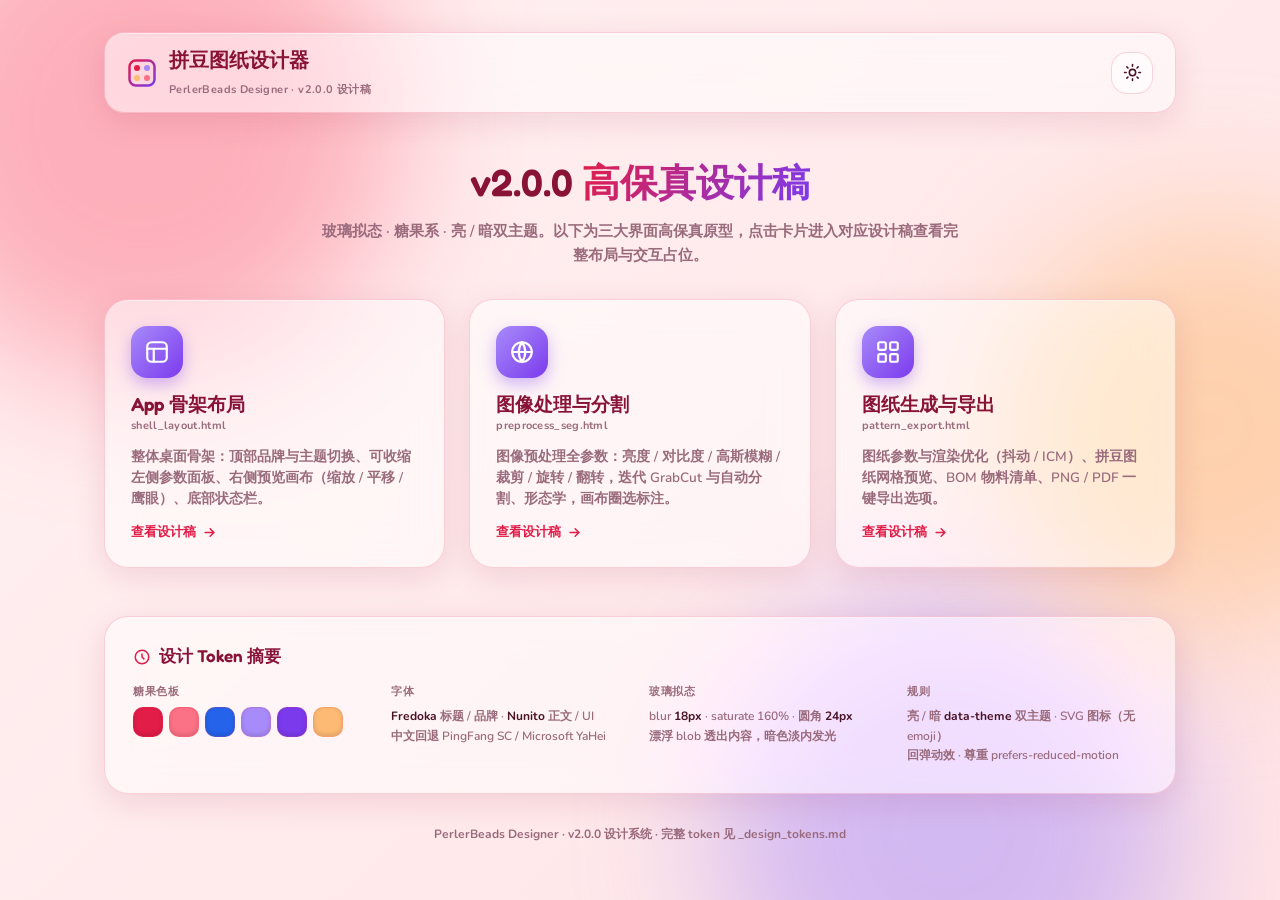
<file: design/v2.0.0/index.html>
<!DOCTYPE html>
<html lang="zh-CN" data-theme="light">
<head>
<meta charset="UTF-8"/>
<meta name="viewport" content="width=device-width, initial-scale=1.0"/>
<title>拼豆图纸设计器 v2.0.0 · 设计稿导航</title>
<link rel="preconnect" href="https://fonts.googleapis.com">
<link href="https://fonts.googleapis.com/css2?family=Fredoka:wght@400;500;600;700&family=Nunito:wght@300;400;500;600;700;800&display=swap" rel="stylesheet">
<style>
:root{
  --color-primary:#E11D48; --color-on-primary:#FFFFFF;
  --color-secondary:#FB7185; --color-accent:#2563EB; --color-on-accent:#FFFFFF;
  --color-violet:#A78BFA; --color-violet-deep:#7C3AED;
  --color-bg:#FFF1F2; --color-bg-2:#FFE4E6;
  --color-surface:rgba(255,255,255,.55); --color-surface-strong:rgba(255,255,255,.75);
  --color-foreground:#4A1428; --color-foreground-strong:#881337;
  --color-muted:#F0ECF2; --color-muted-fg:#9A6B7C;
  --color-border:rgba(225,29,72,.18);
  --color-destructive:#DC2626; --color-ring:#E11D48;
  --glass-blur:18px;
  --space-2:16px; --space-3:24px; --space-4:32px; --space-6:48px;
  --ease:cubic-bezier(.34,1.56,.64,1);
  --shadow-glass:0 8px 32px rgba(136,19,55,.12), inset 0 1px 0 rgba(255,255,255,.35);
}
[data-theme="dark"]{
  --color-primary:#FB7185; --color-on-primary:#2A0A12;
  --color-secondary:#FDA4AF; --color-accent:#60A5FA; --color-on-accent:#0B1220;
  --color-violet:#C4B5FD; --color-violet-deep:#A78BFA;
  --color-bg:#1A0F14; --color-bg-2:#241019;
  --color-surface:rgba(46,22,32,.45); --color-surface-strong:rgba(58,28,40,.6);
  --color-foreground:#F6E4EA; --color-foreground-strong:#FBD5DE;
  --color-muted:#2E1620; --color-muted-fg:#B98A99;
  --color-border:rgba(251,113,133,.22);
  --color-destructive:#F87171; --color-ring:#FB7185;
  --shadow-glass:0 8px 32px rgba(0,0,0,.35), inset 0 1px 0 rgba(255,255,255,.08);
}
*{margin:0;padding:0;box-sizing:border-box}
html,body{height:100%}
body{
  font-family:'Nunito',"PingFang SC","Microsoft YaHei",sans-serif;
  background:linear-gradient(135deg,var(--color-bg),var(--color-bg-2));
  color:var(--color-foreground);
  min-height:100vh;overflow-x:hidden;
  transition:background-color .3s,color .3s,border-color .3s;
}
/* 漂浮 blob */
.blob{position:fixed;border-radius:50%;filter:blur(70px);opacity:.5;pointer-events:none;z-index:0;}
[data-theme="dark"] .blob{opacity:.3}
.blob-1{width:520px;height:520px;background:#FB7185;top:-140px;left:-120px;animation:drift1 14s ease-in-out infinite}
.blob-2{width:460px;height:460px;background:#A78BFA;bottom:-160px;right:8%;animation:drift2 18s ease-in-out infinite}
.blob-3{width:420px;height:420px;background:#FDBA74;top:24%;right:-140px;animation:drift3 16s ease-in-out infinite}
@keyframes drift1{0%,100%{transform:translate(0,0)}50%{transform:translate(20px,-18px)}}
@keyframes drift2{0%,100%{transform:translate(0,0)}50%{transform:translate(-22px,16px)}}
@keyframes drift3{0%,100%{transform:translate(0,0)}50%{transform:translate(18px,20px)}}
/* 玻璃 */
.glass{
  background:var(--color-surface);
  backdrop-filter:blur(var(--glass-blur)) saturate(160%);
  -webkit-backdrop-filter:blur(var(--glass-blur)) saturate(160%);
  border:1px solid var(--color-border);
  border-radius:24px;
  box-shadow:var(--shadow-glass);
}
.wrap{position:relative;z-index:1;max-width:1120px;margin:0 auto;padding:var(--space-4) var(--space-3) var(--space-6);}
/* 顶栏 */
.topbar{display:flex;align-items:center;gap:var(--space-3);padding:14px 22px;border-radius:20px;}
.brand{display:flex;align-items:center;gap:12px;font-family:'Fredoka',"PingFang SC",sans-serif;font-size:20px;font-weight:600;color:var(--color-foreground-strong);}
.brand svg{width:30px;height:30px}
.brand .sub{font-family:'Nunito';font-size:11px;font-weight:700;color:var(--color-muted-fg);letter-spacing:.4px}
.icon-btn{width:42px;height:42px;display:grid;place-items:center;border-radius:16px;border:1px solid var(--color-border);background:var(--color-surface);cursor:pointer;color:var(--color-foreground);transition:all .25s var(--ease);}
.icon-btn:hover{transform:translateY(-2px)}
.icon-btn:active{transform:scale(.94)}
.icon-btn svg{width:19px;height:19px}
.icon-btn:focus-visible{outline:2px solid var(--color-ring);outline-offset:2px}
/* 英雄区 */
.hero{text-align:center;margin:var(--space-6) auto var(--space-4);max-width:640px}
.hero h1{font-family:'Fredoka',"PingFang SC",sans-serif;font-size:38px;font-weight:600;color:var(--color-foreground-strong);line-height:1.15}
.hero h1 .grad{background:linear-gradient(120deg,var(--color-primary),var(--color-violet-deep));-webkit-background-clip:text;background-clip:text;color:transparent}
.hero p{margin-top:14px;font-size:15px;font-weight:600;color:var(--color-muted-fg);line-height:1.6}
/* 卡片网格 */
.cards{display:grid;grid-template-columns:repeat(auto-fit,minmax(300px,1fr));gap:var(--space-3);margin-top:var(--space-4)}
.card{display:flex;flex-direction:column;gap:14px;padding:26px;text-decoration:none;color:inherit;position:relative;overflow:hidden;transition:transform .3s var(--ease),box-shadow .3s;}
.card:hover{transform:translateY(-6px)}
.card::before{content:"";position:absolute;inset:0 0 auto 0;height:5px;background:linear-gradient(90deg,var(--color-secondary),var(--color-violet-deep));opacity:0;transition:opacity .3s}
.card:hover::before{opacity:1}
.card .ic{width:52px;height:52px;border-radius:16px;display:grid;place-items:center;color:#fff;background:linear-gradient(135deg,var(--color-violet),var(--color-violet-deep));box-shadow:0 6px 16px rgba(124,58,237,.35)}
.card .ic svg{width:26px;height:26px}
.card h2{font-family:'Fredoka',"PingFang SC",sans-serif;font-size:19px;font-weight:600;color:var(--color-foreground-strong)}
.card .file{font-size:11px;font-weight:700;color:var(--color-muted-fg);letter-spacing:.3px;font-family:'Nunito'}
.card p{font-size:13.5px;font-weight:600;color:var(--color-muted-fg);line-height:1.55;flex:1}
.card .go{display:inline-flex;align-items:center;gap:6px;font-size:13px;font-weight:800;color:var(--color-primary)}
.card .go svg{width:15px;height:15px;transition:transform .25s var(--ease)}
.card:hover .go svg{transform:translateX(4px)}
/* token 摘要 */
.tokens{margin-top:var(--space-6);padding:28px}
.tokens h3{font-family:'Fredoka',"PingFang SC",sans-serif;font-size:17px;font-weight:600;color:var(--color-foreground-strong);display:flex;align-items:center;gap:8px;margin-bottom:16px}
.tokens h3 svg{width:18px;height:18px;color:var(--color-primary)}
.tgrid{display:grid;grid-template-columns:repeat(auto-fit,minmax(200px,1fr));gap:18px}
.tgroup .tlabel{font-size:11px;font-weight:800;color:var(--color-muted-fg);letter-spacing:.6px;text-transform:uppercase;margin-bottom:8px}
.swatches{display:flex;gap:6px;flex-wrap:wrap}
.sw{width:30px;height:30px;border-radius:10px;border:1px solid var(--color-border);box-shadow:inset 0 -2px 4px rgba(0,0,0,.12)}
.tnote{font-size:12px;font-weight:600;color:var(--color-muted-fg);line-height:1.6}
.tnote b{color:var(--color-foreground)}
footer{margin-top:var(--space-4);text-align:center;font-size:12px;font-weight:700;color:var(--color-muted-fg)}
/* 入场 */
@keyframes rise{from{opacity:0;transform:translateY(16px) scale(.96)}to{opacity:1;transform:none}}
.anim{animation:rise .5s var(--ease) backwards}
@media (prefers-reduced-motion:reduce){*{animation:none!important;transition:none!important}}
</style>
</head>
<body>
<div class="blob blob-1"></div><div class="blob blob-2"></div><div class="blob blob-3"></div>

<div class="wrap">
  <header class="topbar glass anim">
    <div class="brand">
      <svg viewBox="0 0 24 24" fill="none"><rect x="2" y="2" width="20" height="20" rx="5" stroke="url(#g)" stroke-width="2"/><circle cx="8" cy="8" r="2.4" fill="#E11D48"/><circle cx="16" cy="8" r="2.4" fill="#A78BFA"/><circle cx="8" cy="16" r="2.4" fill="#FDBA74"/><circle cx="16" cy="16" r="2.4" fill="#FB7185"/><defs><linearGradient id="g" x1="0" y1="0" x2="1" y2="1"><stop stop-color="#E11D48"/><stop offset="1" stop-color="#7C3AED"/></linearGradient></defs></svg>
      <span>拼豆图纸设计器<br><span class="sub">PerlerBeads Designer · v2.0.0 设计稿</span></span>
    </div>
    <div style="margin-left:auto">
      <button class="icon-btn" id="themeBtn" title="切换亮 / 暗主题" aria-label="切换主题">
        <svg id="sunIcon" viewBox="0 0 24 24" fill="none" stroke="currentColor" stroke-width="2" stroke-linecap="round"><circle cx="12" cy="12" r="4"/><path d="M12 2v2M12 20v2M4.9 4.9l1.4 1.4M17.7 17.7l1.4 1.4M2 12h2M20 12h2M4.9 19.1l1.4-1.4M17.7 6.3l1.4-1.4"/></svg>
        <svg id="moonIcon" viewBox="0 0 24 24" fill="none" stroke="currentColor" stroke-width="2" stroke-linecap="round" style="display:none"><path d="M21 12.8A9 9 0 1 1 11.2 3 7 7 0 0 0 21 12.8z"/></svg>
      </button>
    </div>
  </header>

  <section class="hero anim" style="animation-delay:.08s">
    <h1>v2.0.0 <span class="grad">高保真设计稿</span></h1>
    <p>玻璃拟态 · 糖果系 · 亮 / 暗双主题。以下为三大界面高保真原型，点击卡片进入对应设计稿查看完整布局与交互占位。</p>
  </section>

  <div class="cards">
    <a class="card glass anim" style="animation-delay:.14s" href="./shell_layout.html">
      <div class="ic"><svg viewBox="0 0 24 24" fill="none" stroke="currentColor" stroke-width="2" stroke-linecap="round"><rect x="3" y="3" width="18" height="18" rx="4"/><path d="M3 9h18M9 9v12"/></svg></div>
      <div><h2>App 骨架布局</h2><div class="file">shell_layout.html</div></div>
      <p>整体桌面骨架：顶部品牌与主题切换、可收缩左侧参数面板、右侧预览画布（缩放 / 平移 / 鹰眼）、底部状态栏。</p>
      <span class="go">查看设计稿 <svg viewBox="0 0 24 24" fill="none" stroke="currentColor" stroke-width="2.4" stroke-linecap="round"><path d="M5 12h14M13 6l6 6-6 6"/></svg></span>
    </a>

    <a class="card glass anim" style="animation-delay:.2s" href="./preprocess_seg.html">
      <div class="ic"><svg viewBox="0 0 24 24" fill="none" stroke="currentColor" stroke-width="2" stroke-linecap="round"><circle cx="12" cy="12" r="9"/><path d="M12 3a15 15 0 0 1 0 18M12 3a15 15 0 0 0 0 18M3 12h18"/></svg></div>
      <div><h2>图像处理与分割</h2><div class="file">preprocess_seg.html</div></div>
      <p>图像预处理全参数：亮度 / 对比度 / 高斯模糊 / 裁剪 / 旋转 / 翻转，迭代 GrabCut 与自动分割、形态学，画布圈选标注。</p>
      <span class="go">查看设计稿 <svg viewBox="0 0 24 24" fill="none" stroke="currentColor" stroke-width="2.4" stroke-linecap="round"><path d="M5 12h14M13 6l6 6-6 6"/></svg></span>
    </a>

    <a class="card glass anim" style="animation-delay:.26s" href="./pattern_export.html">
      <div class="ic"><svg viewBox="0 0 24 24" fill="none" stroke="currentColor" stroke-width="2" stroke-linecap="round"><rect x="3" y="3" width="7" height="7" rx="1.5"/><rect x="14" y="3" width="7" height="7" rx="1.5"/><rect x="3" y="14" width="7" height="7" rx="1.5"/><rect x="14" y="14" width="7" height="7" rx="1.5"/></svg></div>
      <div><h2>图纸生成与导出</h2><div class="file">pattern_export.html</div></div>
      <p>图纸参数与渲染优化（抖动 / ICM）、拼豆图纸网格预览、BOM 物料清单、PNG / PDF 一键导出选项。</p>
      <span class="go">查看设计稿 <svg viewBox="0 0 24 24" fill="none" stroke="currentColor" stroke-width="2.4" stroke-linecap="round"><path d="M5 12h14M13 6l6 6-6 6"/></svg></span>
    </a>
  </div>

  <section class="tokens glass anim" style="animation-delay:.32s">
    <h3><svg viewBox="0 0 24 24" fill="none" stroke="currentColor" stroke-width="2" stroke-linecap="round"><circle cx="12" cy="12" r="9"/><path d="M12 8v4l2.5 2.5"/></svg>设计 Token 摘要</h3>
    <div class="tgrid">
      <div class="tgroup">
        <div class="tlabel">糖果色板</div>
        <div class="swatches">
          <span class="sw" style="background:#E11D48" title="primary #E11D48"></span>
          <span class="sw" style="background:#FB7185" title="secondary #FB7185"></span>
          <span class="sw" style="background:#2563EB" title="accent #2563EB"></span>
          <span class="sw" style="background:#A78BFA" title="violet #A78BFA"></span>
          <span class="sw" style="background:#7C3AED" title="violet-deep #7C3AED"></span>
          <span class="sw" style="background:#FDBA74" title="blob orange #FDBA74"></span>
        </div>
      </div>
      <div class="tgroup">
        <div class="tlabel">字体</div>
        <div class="tnote"><b>Fredoka</b> 标题 / 品牌 · <b>Nunito</b> 正文 / UI<br>中文回退 PingFang SC / Microsoft YaHei</div>
      </div>
      <div class="tgroup">
        <div class="tlabel">玻璃拟态</div>
        <div class="tnote">blur <b>18px</b> · saturate 160% · 圆角 <b>24px</b><br>漂浮 blob 透出内容，暗色淡内发光</div>
      </div>
      <div class="tgroup">
        <div class="tlabel">规则</div>
        <div class="tnote">亮 / 暗 <b>data-theme</b> 双主题 · SVG 图标（无 emoji）<br>回弹动效 · 尊重 prefers-reduced-motion</div>
      </div>
    </div>
  </section>

  <footer>PerlerBeads Designer · v2.0.0 设计系统 · 完整 token 见 _design_tokens.md</footer>
</div>

<script>
const html=document.documentElement,sun=document.getElementById('sunIcon'),moon=document.getElementById('moonIcon');
document.getElementById('themeBtn').addEventListener('click',()=>{
  const d=html.getAttribute('data-theme')==='dark';
  html.setAttribute('data-theme',d?'light':'dark');
  sun.style.display=d?'block':'none';
  moon.style.display=d?'none':'block';
});
</script>
</body>
</html>
</file>
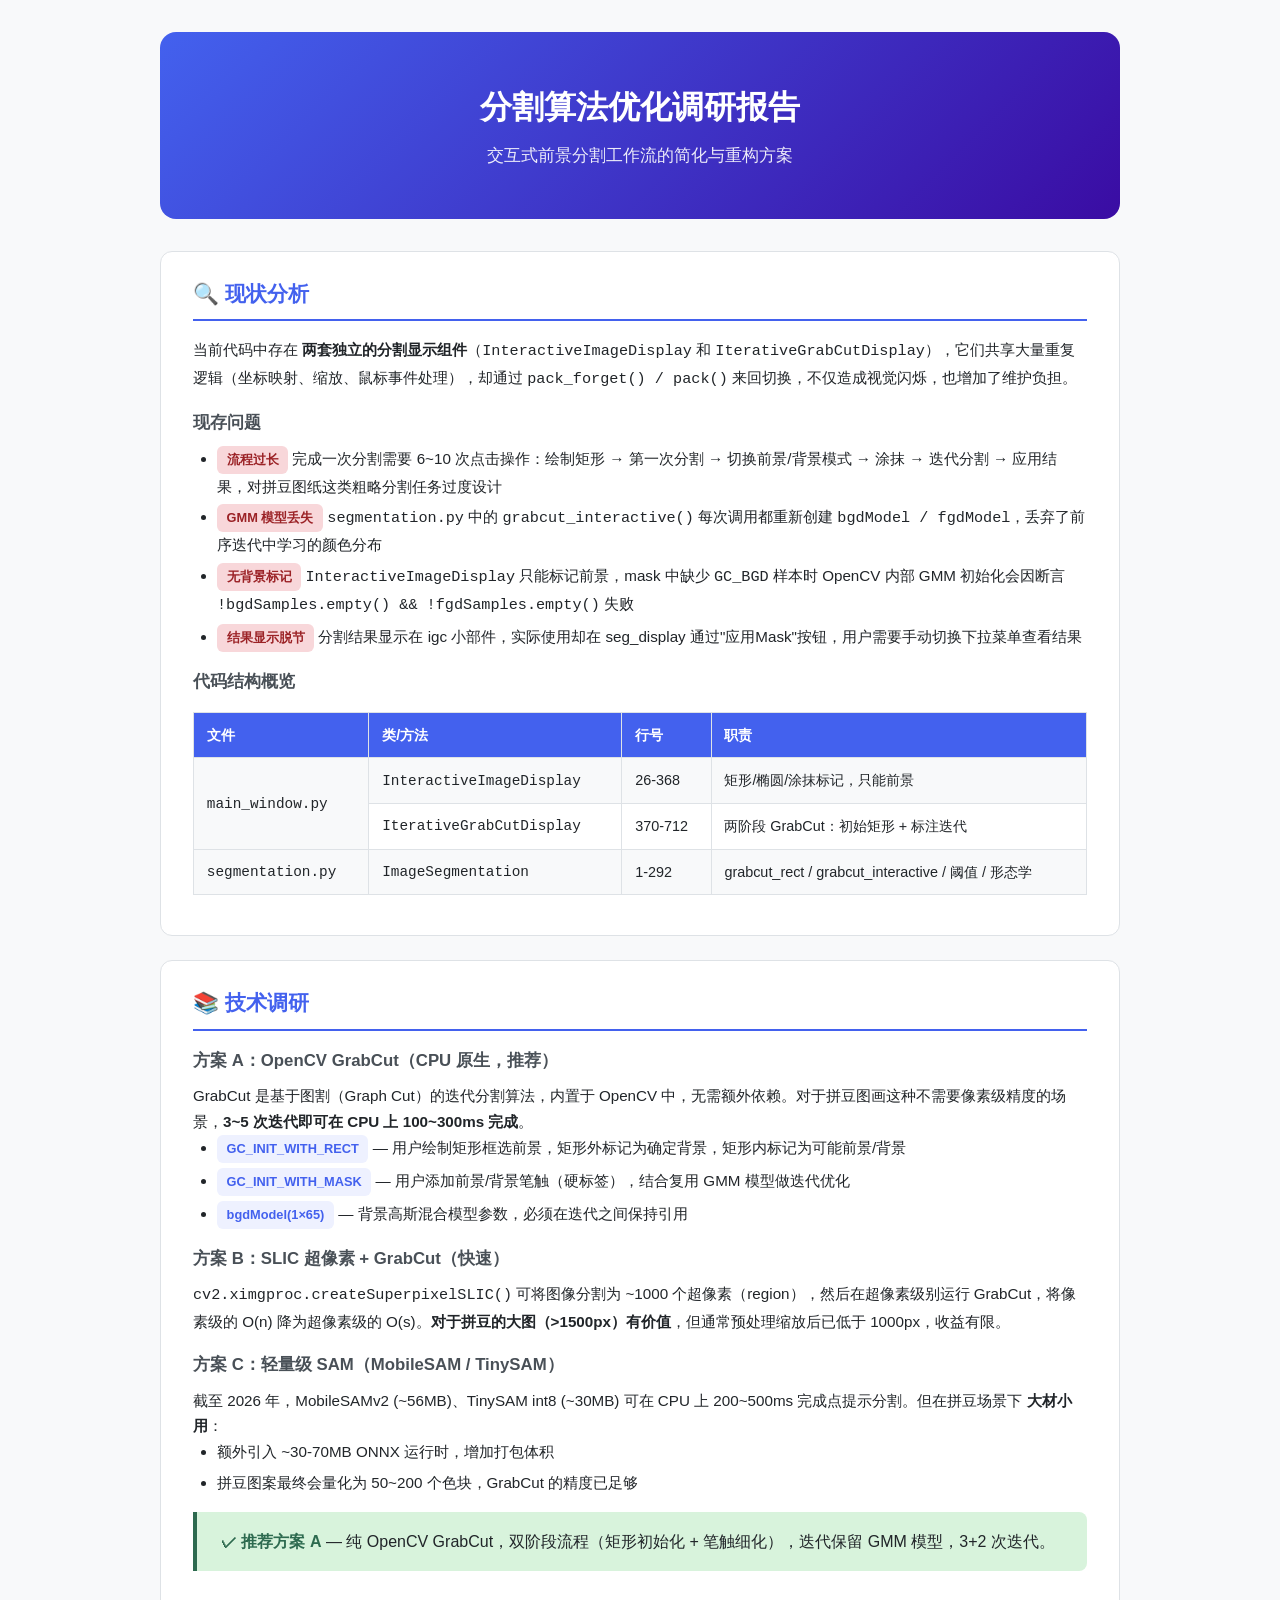
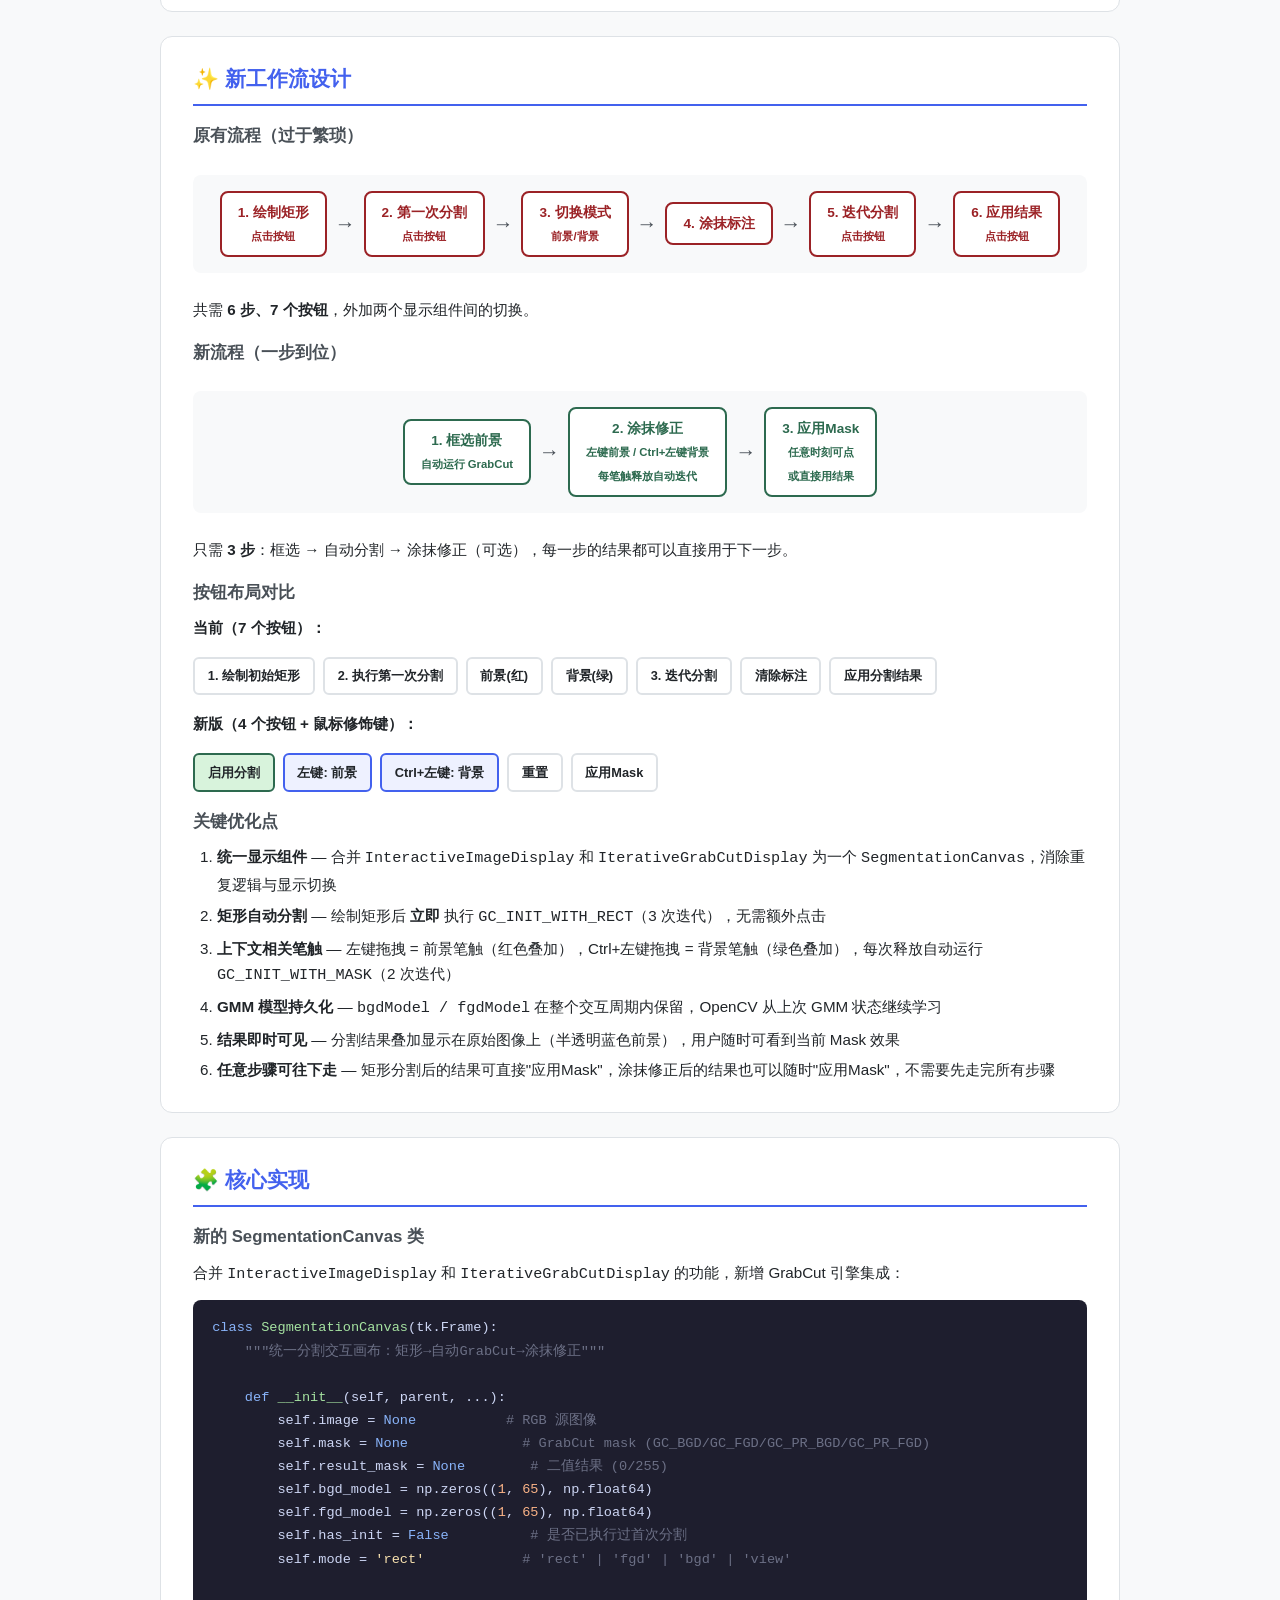
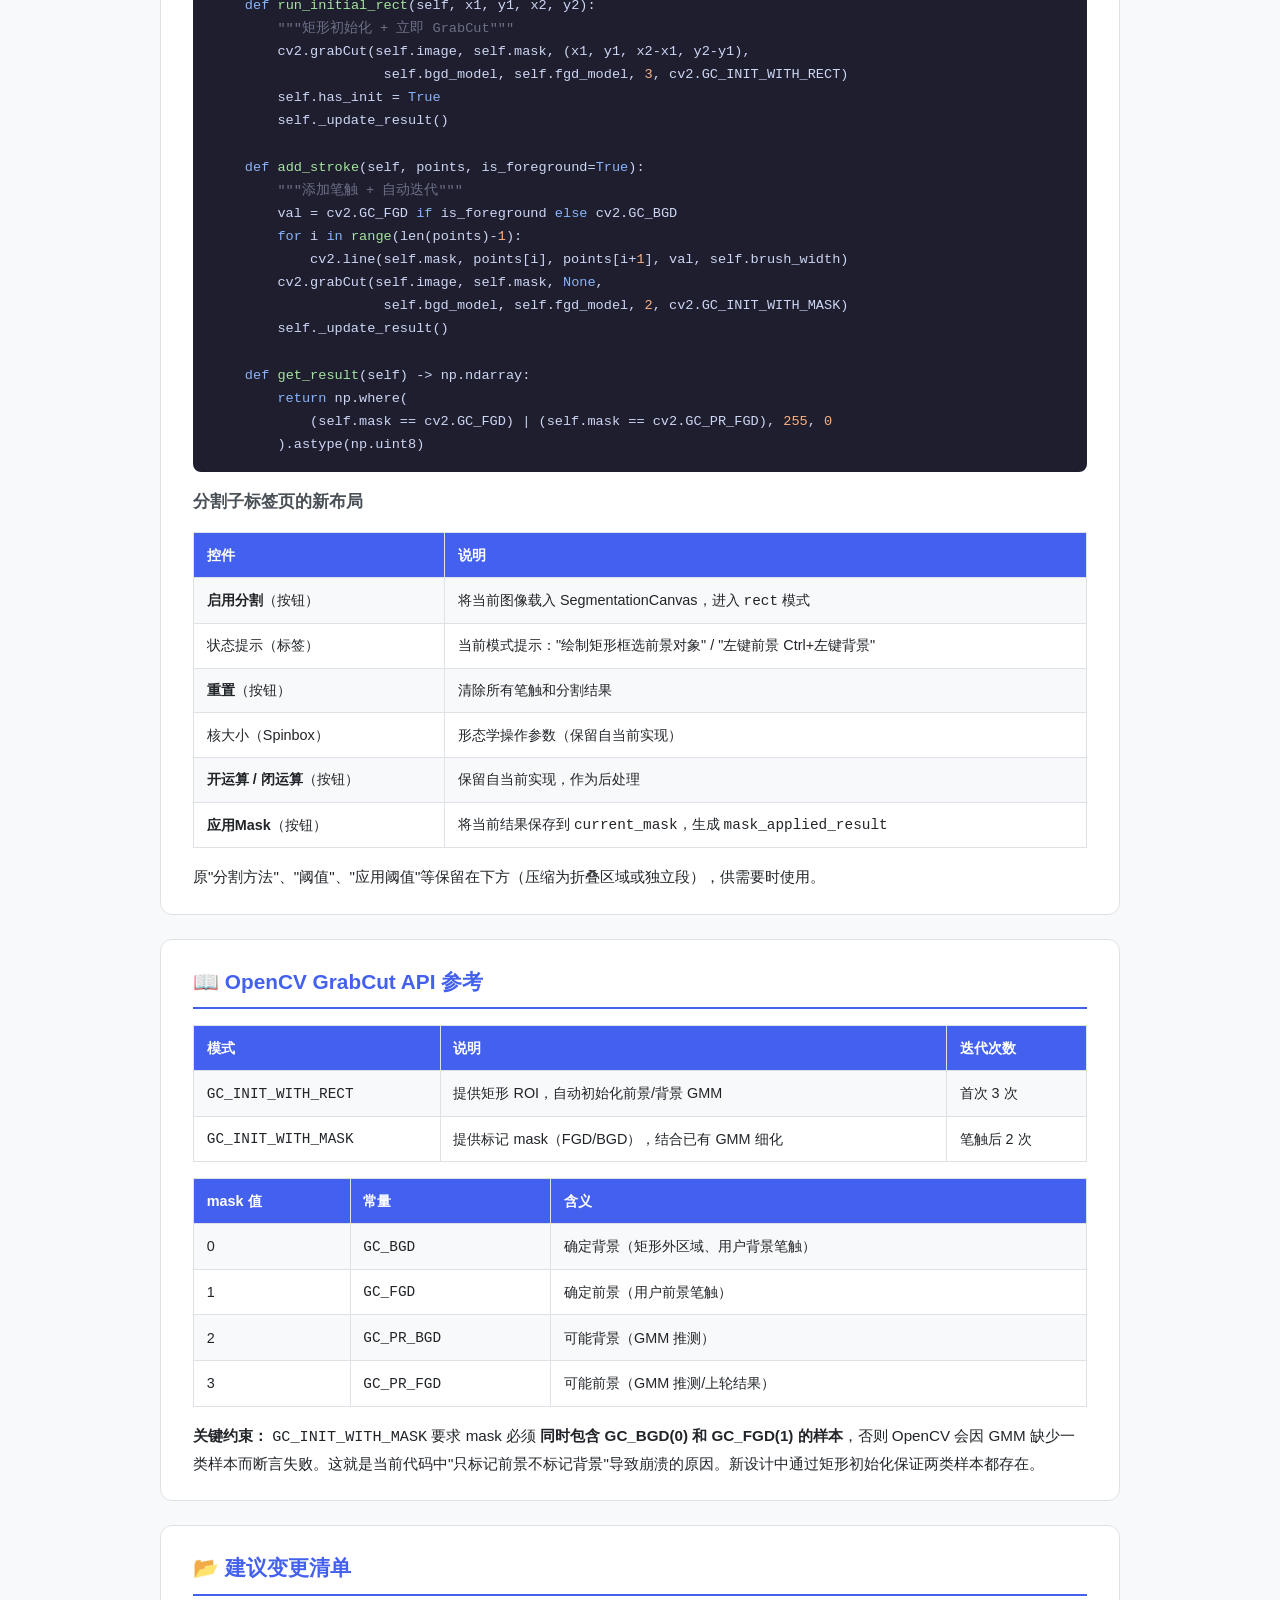
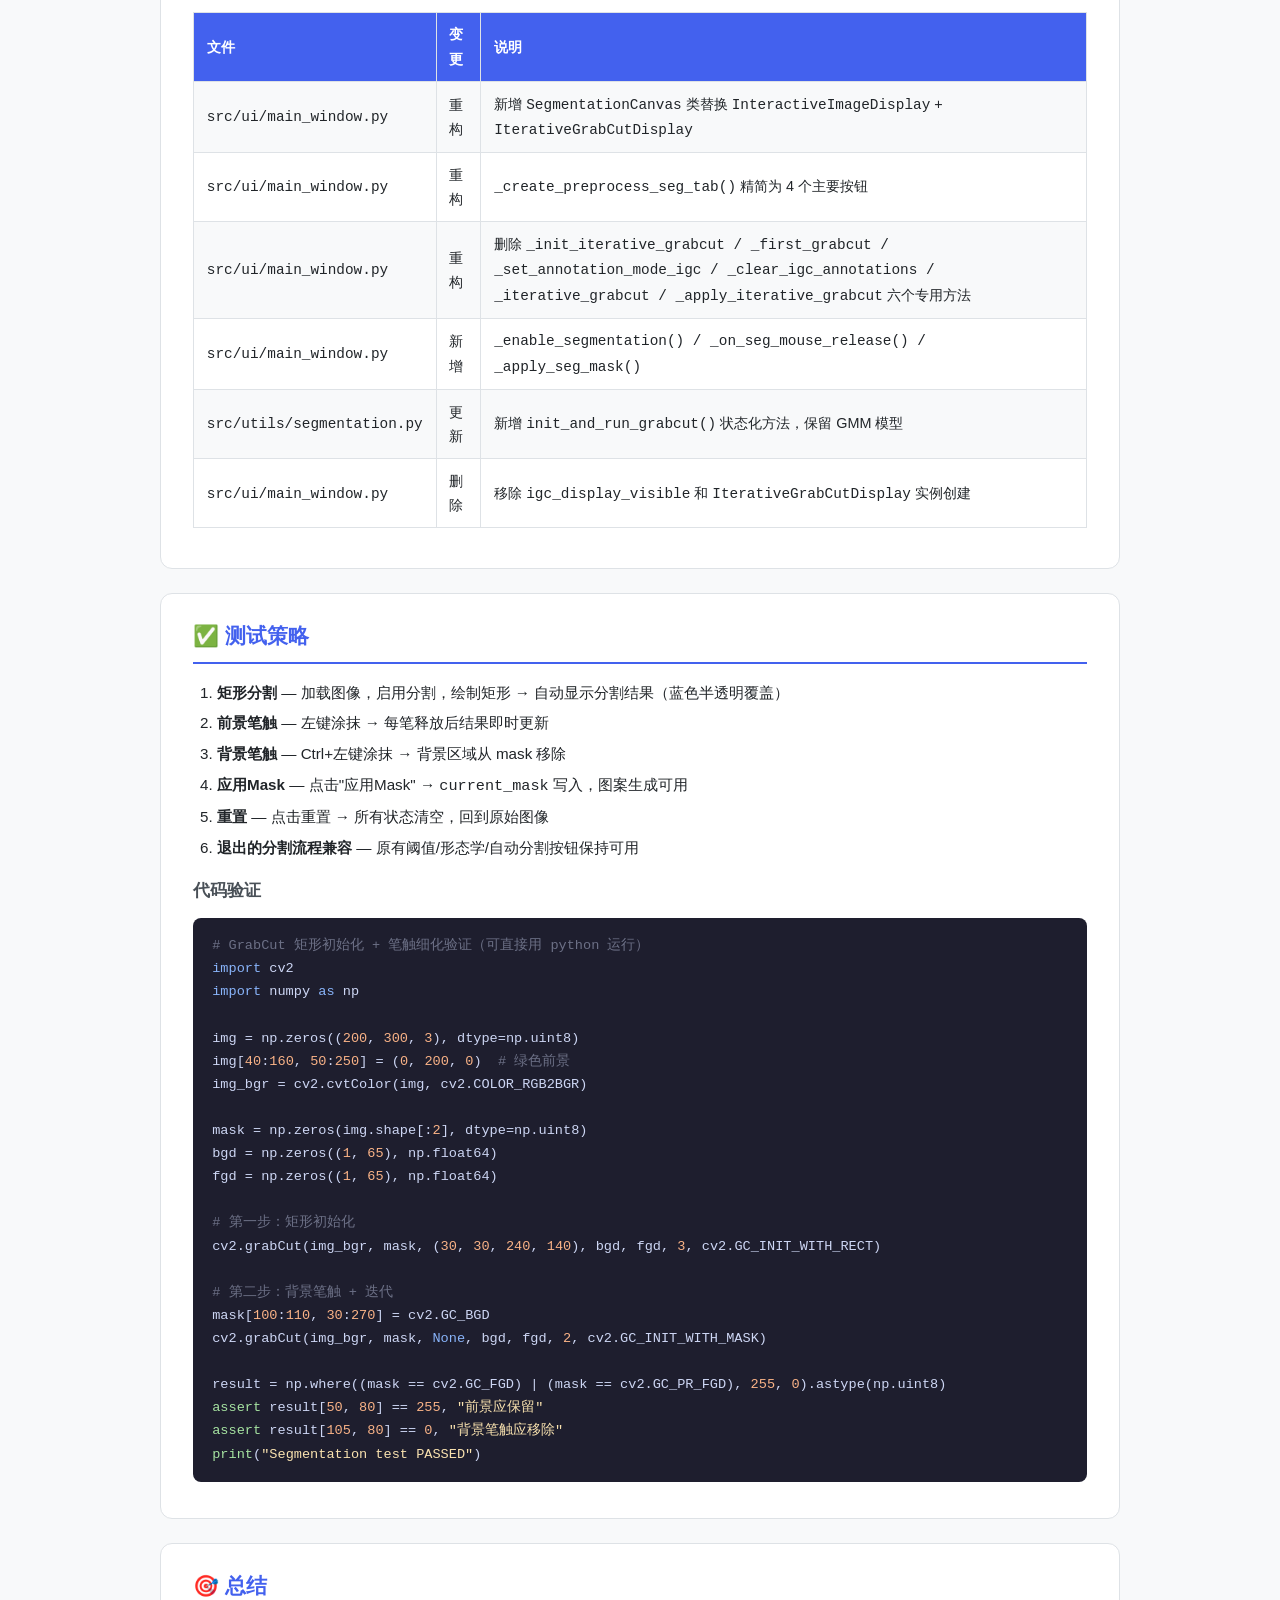
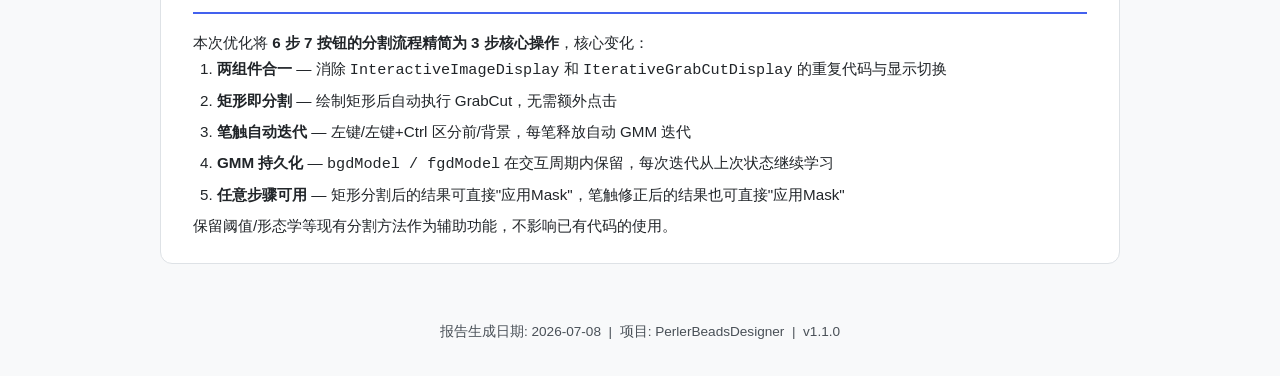
<file: docs/segmentation_research_report.html>
<!DOCTYPE html>
<html lang="zh-CN">
<head>
<meta charset="UTF-8">
<meta name="viewport" content="width=device-width, initial-scale=1.0">
<title>拼豆图纸设计器 — 分割算法调研报告</title>
<style>
  :root {
    --bg: #f8f9fa;
    --card: #ffffff;
    --border: #dee2e6;
    --text: #212529;
    --text-secondary: #495057;
    --accent: #4361ee;
    --accent-light: #eef1ff;
    --green: #2d6a4f;
    --green-light: #d8f3dc;
    --red: #9b2226;
    --red-light: #f8d7da;
    --orange: #e76f51;
    --orange-light: #fde2e4;
  }
  * { box-sizing: border-box; margin: 0; padding: 0; }
  body {
    font-family: -apple-system, "Segoe UI", "PingFang SC", "Microsoft YaHei", sans-serif;
    background: var(--bg);
    color: var(--text);
    line-height: 1.7;
    padding: 2rem;
  }
  .container { max-width: 960px; margin: 0 auto; }

  /* Header */
  header {
    text-align: center;
    padding: 3rem 1rem;
    background: linear-gradient(135deg, #4361ee, #3a0ca3);
    color: white;
    border-radius: 16px;
    margin-bottom: 2rem;
  }
  header h1 { font-size: 2rem; margin-bottom: 0.5rem; }
  header p { opacity: 0.9; font-size: 1.05rem; }

  /* Cards */
  .card {
    background: var(--card);
    border: 1px solid var(--border);
    border-radius: 12px;
    padding: 1.5rem 2rem;
    margin-bottom: 1.5rem;
  }
  .card h2 {
    font-size: 1.3rem;
    margin-bottom: 1rem;
    padding-bottom: 0.5rem;
    border-bottom: 2px solid var(--accent);
    color: var(--accent);
  }
  .card h3 {
    font-size: 1.05rem;
    margin: 1rem 0 0.5rem;
    color: var(--text-secondary);
  }
  .card p, .card li { font-size: 0.95rem; }
  .card ul, .card ol { padding-left: 1.5rem; }
  .card li { margin-bottom: 0.3rem; }

  /* Tags */
  .tag {
    display: inline-block;
    padding: 0.2rem 0.6rem;
    border-radius: 6px;
    font-size: 0.8rem;
    font-weight: 600;
  }
  .tag-problem { background: var(--red-light); color: var(--red); }
  .tag-solution { background: var(--green-light); color: var(--green); }
  .tag-info { background: var(--accent-light); color: var(--accent); }
  .tag-warn { background: var(--orange-light); color: var(--orange); }

  /* Comparison Table */
  .comparison {
    width: 100%;
    border-collapse: collapse;
    font-size: 0.9rem;
    margin: 1rem 0;
  }
  .comparison th, .comparison td {
    border: 1px solid var(--border);
    padding: 0.6rem 0.8rem;
    text-align: left;
  }
  .comparison th {
    background: var(--accent);
    color: white;
    font-weight: 600;
  }
  .comparison tr:nth-child(even) { background: var(--bg); }

  /* Flow diagram */
  .flow {
    display: flex;
    align-items: center;
    justify-content: center;
    flex-wrap: wrap;
    gap: 0.5rem;
    margin: 1.5rem 0;
    padding: 1rem;
    background: var(--bg);
    border-radius: 8px;
  }
  .flow-step {
    background: var(--card);
    border: 2px solid var(--accent);
    border-radius: 8px;
    padding: 0.5rem 1rem;
    font-size: 0.85rem;
    font-weight: 600;
    text-align: center;
    min-width: 100px;
  }
  .flow-step.old { border-color: var(--red); color: var(--red); }
  .flow-step.new { border-color: var(--green); color: var(--green); }
  .flow-arrow {
    font-size: 1.3rem;
    color: var(--text-secondary);
  }

  /* Code */
  pre {
    background: #1e1e2e;
    color: #cdd6f4;
    padding: 1rem 1.2rem;
    border-radius: 8px;
    overflow-x: auto;
    font-size: 0.85rem;
    margin: 0.8rem 0;
  }
  code { font-family: "JetBrains Mono", "Fira Code", monospace; }
  pre .kw { color: #89b4fa; }
  pre .fn { color: #a6e3a1; }
  pre .cm { color: #6c7086; }
  pre .str { color: #f9e2af; }
  pre .num { color: #fab387; }

  .recommend {
    background: var(--green-light);
    border-left: 4px solid var(--green);
    padding: 1rem 1.5rem;
    border-radius: 0 8px 8px 0;
    margin: 1rem 0;
  }
  .recommend strong { color: var(--green); }

  /* Buttons layout mock */
  .btn-group {
    display: flex;
    flex-wrap: wrap;
    gap: 0.5rem;
    margin: 1rem 0;
  }
  .btn-mock {
    padding: 0.4rem 0.8rem;
    border-radius: 6px;
    font-size: 0.8rem;
    font-weight: 600;
    border: 2px solid var(--border);
    background: var(--card);
  }
  .btn-mock.removed {
    text-decoration: line-through;
    opacity: 0.5;
  }
  .btn-mock.auto {
    border-color: var(--green);
    background: var(--green-light);
  }
  .btn-mock.primary {
    border-color: var(--accent);
    background: var(--accent-light);
  }

  footer {
    text-align: center;
    padding: 2rem;
    color: var(--text-secondary);
    font-size: 0.85rem;
  }

  @media (max-width: 640px) {
    body { padding: 1rem; }
    header h1 { font-size: 1.4rem; }
    .card { padding: 1rem; }
  }
</style>
</head>
<body>
<div class="container">

<header>
  <h1>分割算法优化调研报告</h1>
  <p>交互式前景分割工作流的简化与重构方案</p>
</header>

<!-- 现状 -->
<section class="card">
  <h2>🔍 现状分析</h2>
  <p>当前代码中存在 <strong>两套独立的分割显示组件</strong>（<code>InteractiveImageDisplay</code> 和 <code>IterativeGrabCutDisplay</code>），它们共享大量重复逻辑（坐标映射、缩放、鼠标事件处理），却通过 <code>pack_forget() / pack()</code> 来回切换，不仅造成视觉闪烁，也增加了维护负担。</p>

  <h3>现存问题</h3>
  <ul>
    <li><span class="tag tag-problem">流程过长</span> 完成一次分割需要 6~10 次点击操作：绘制矩形 → 第一次分割 → 切换前景/背景模式 → 涂抹 → 迭代分割 → 应用结果，对拼豆图纸这类粗略分割任务过度设计</li>
    <li><span class="tag tag-problem">GMM 模型丢失</span> <code>segmentation.py</code> 中的 <code>grabcut_interactive()</code> 每次调用都重新创建 <code>bgdModel / fgdModel</code>，丢弃了前序迭代中学习的颜色分布</li>
    <li><span class="tag tag-problem">无背景标记</span> <code>InteractiveImageDisplay</code> 只能标记前景，mask 中缺少 <code>GC_BGD</code> 样本时 OpenCV 内部 GMM 初始化会因断言 <code>!bgdSamples.empty() && !fgdSamples.empty()</code> 失败</li>
    <li><span class="tag tag-problem">结果显示脱节</span> 分割结果显示在 igc 小部件，实际使用却在 seg_display 通过"应用Mask"按钮，用户需要手动切换下拉菜单查看结果</li>
  </ul>

  <h3>代码结构概览</h3>
  <table class="comparison">
    <tr><th>文件</th><th>类/方法</th><th>行号</th><th>职责</th></tr>
    <tr><td rowspan="2"><code>main_window.py</code></td><td><code>InteractiveImageDisplay</code></td><td>26-368</td><td>矩形/椭圆/涂抹标记，只能前景</td></tr>
    <tr><td><code>IterativeGrabCutDisplay</code></td><td>370-712</td><td>两阶段 GrabCut：初始矩形 + 标注迭代</td></tr>
    <tr><td><code>segmentation.py</code></td><td><code>ImageSegmentation</code></td><td>1-292</td><td>grabcut_rect / grabcut_interactive / 阈值 / 形态学</td></tr>
  </table>
</section>

<!-- 技术调研 -->
<section class="card">
  <h2>📚 技术调研</h2>

  <h3>方案 A：OpenCV GrabCut（CPU 原生，推荐）</h3>
  <p>GrabCut 是基于图割（Graph Cut）的迭代分割算法，内置于 OpenCV 中，无需额外依赖。对于拼豆图画这种不需要像素级精度的场景，<strong>3~5 次迭代即可在 CPU 上 100~300ms 完成</strong>。</p>
  <ul>
    <li><span class="tag tag-info">GC_INIT_WITH_RECT</span> — 用户绘制矩形框选前景，矩形外标记为确定背景，矩形内标记为可能前景/背景</li>
    <li><span class="tag tag-info">GC_INIT_WITH_MASK</span> — 用户添加前景/背景笔触（硬标签），结合复用 GMM 模型做迭代优化</li>
    <li><span class="tag tag-info">bgdModel(1×65)</span> — 背景高斯混合模型参数，必须在迭代之间保持引用</li>
  </ul>

  <h3>方案 B：SLIC 超像素 + GrabCut（快速）</h3>
  <p><code>cv2.ximgproc.createSuperpixelSLIC()</code> 可将图像分割为 ~1000 个超像素（region），然后在超像素级别运行 GrabCut，将像素级的 O(n) 降为超像素级的 O(s)。<strong>对于拼豆的大图（>1500px）有价值</strong>，但通常预处理缩放后已低于 1000px，收益有限。</p>

  <h3>方案 C：轻量级 SAM（MobileSAM / TinySAM）</h3>
  <p>截至 2026 年，MobileSAMv2 (~56MB)、TinySAM int8 (~30MB) 可在 CPU 上 200~500ms 完成点提示分割。但在拼豆场景下 <strong>大材小用</strong>：</p>
  <ul>
    <li>额外引入 ~30-70MB ONNX 运行时，增加打包体积</li>
    <li>拼豆图案最终会量化为 50~200 个色块，GrabCut 的精度已足够</li>
  </ul>

  <div class="recommend">
    <strong>✓ 推荐方案 A</strong> — 纯 OpenCV GrabCut，双阶段流程（矩形初始化 + 笔触细化），迭代保留 GMM 模型，3+2 次迭代。
  </div>
</section>

<!-- 新设计 -->
<section class="card">
  <h2>✨ 新工作流设计</h2>

  <h3>原有流程（过于繁琐）</h3>
  <div class="flow">
    <span class="flow-step old">1. 绘制矩形<br><small>点击按钮</small></span>
    <span class="flow-arrow">→</span>
    <span class="flow-step old">2. 第一次分割<br><small>点击按钮</small></span>
    <span class="flow-arrow">→</span>
    <span class="flow-step old">3. 切换模式<br><small>前景/背景</small></span>
    <span class="flow-arrow">→</span>
    <span class="flow-step old">4. 涂抹标注</span>
    <span class="flow-arrow">→</span>
    <span class="flow-step old">5. 迭代分割<br><small>点击按钮</small></span>
    <span class="flow-arrow">→</span>
    <span class="flow-step old">6. 应用结果<br><small>点击按钮</small></span>
  </div>
  <p>共需 <strong>6 步、7 个按钮</strong>，外加两个显示组件间的切换。</p>

  <h3>新流程（一步到位）</h3>
  <div class="flow">
    <span class="flow-step new">1. 框选前景<br><small>自动运行 GrabCut</small></span>
    <span class="flow-arrow">→</span>
    <span class="flow-step new">2. 涂抹修正<br><small>左键前景 / Ctrl+左键背景<br>每笔触释放自动迭代</small></span>
    <span class="flow-arrow">→</span>
    <span class="flow-step new">3. 应用Mask<br><small>任意时刻可点<br>或直接用结果</small></span>
  </div>
  <p>只需 <strong>3 步</strong>：框选 → 自动分割 → 涂抹修正（可选），每一步的结果都可以直接用于下一步。</p>

  <h3>按钮布局对比</h3>
  <p><strong>当前（7 个按钮）：</strong></p>
  <div class="btn-group">
    <span class="btn-mock">1. 绘制初始矩形</span>
    <span class="btn-mock">2. 执行第一次分割</span>
    <span class="btn-mock">前景(红)</span>
    <span class="btn-mock">背景(绿)</span>
    <span class="btn-mock">3. 迭代分割</span>
    <span class="btn-mock">清除标注</span>
    <span class="btn-mock">应用分割结果</span>
  </div>

  <p><strong>新版（4 个按钮 + 鼠标修饰键）：</strong></p>
  <div class="btn-group">
    <span class="btn-mock auto">启用分割</span>
    <span class="btn-mock primary">左键: 前景</span>
    <span class="btn-mock primary">Ctrl+左键: 背景</span>
    <span class="btn-mock">重置</span>
    <span class="btn-mock">应用Mask</span>
  </div>

  <h3>关键优化点</h3>
  <ol>
    <li><strong>统一显示组件</strong> — 合并 <code>InteractiveImageDisplay</code> 和 <code>IterativeGrabCutDisplay</code> 为一个 <code>SegmentationCanvas</code>，消除重复逻辑与显示切换</li>
    <li><strong>矩形自动分割</strong> — 绘制矩形后 <strong>立即</strong> 执行 <code>GC_INIT_WITH_RECT</code>（3 次迭代），无需额外点击</li>
    <li><strong>上下文相关笔触</strong> — 左键拖拽 = 前景笔触（红色叠加），Ctrl+左键拖拽 = 背景笔触（绿色叠加），每次释放自动运行 <code>GC_INIT_WITH_MASK</code>（2 次迭代）</li>
    <li><strong>GMM 模型持久化</strong> — <code>bgdModel / fgdModel</code> 在整个交互周期内保留，OpenCV 从上次 GMM 状态继续学习</li>
    <li><strong>结果即时可见</strong> — 分割结果叠加显示在原始图像上（半透明蓝色前景），用户随时可看到当前 Mask 效果</li>
    <li><strong>任意步骤可往下走</strong> — 矩形分割后的结果可直接"应用Mask"，涂抹修正后的结果也可以随时"应用Mask"，不需要先走完所有步骤</li>
  </ol>
</section>

<!-- 核心实现 -->
<section class="card">
  <h2>🧩 核心实现</h2>

  <h3>新的 SegmentationCanvas 类</h3>
  <p>合并 <code>InteractiveImageDisplay</code> 和 <code>IterativeGrabCutDisplay</code> 的功能，新增 GrabCut 引擎集成：</p>
  <pre><code><span class="kw">class</span> <span class="fn">SegmentationCanvas</span>(tk.Frame):
    <span class="cm">"""统一分割交互画布：矩形→自动GrabCut→涂抹修正"""</span>

    <span class="kw">def</span> <span class="fn">__init__</span>(self, parent, ...):
        self.image = <span class="kw">None</span>           <span class="cm"># RGB 源图像</span>
        self.mask = <span class="kw">None</span>              <span class="cm"># GrabCut mask (GC_BGD/GC_FGD/GC_PR_BGD/GC_PR_FGD)</span>
        self.result_mask = <span class="kw">None</span>        <span class="cm"># 二值结果 (0/255)</span>
        self.bgd_model = np.zeros((<span class="num">1</span>, <span class="num">65</span>), np.float64)
        self.fgd_model = np.zeros((<span class="num">1</span>, <span class="num">65</span>), np.float64)
        self.has_init = <span class="kw">False</span>          <span class="cm"># 是否已执行过首次分割</span>
        self.mode = <span class="str">'rect'</span>            <span class="cm"># 'rect' | 'fgd' | 'bgd' | 'view'</span>

    <span class="kw">def</span> <span class="fn">run_initial_rect</span>(self, x1, y1, x2, y2):
        <span class="cm">"""矩形初始化 + 立即 GrabCut"""</span>
        cv2.grabCut(self.image, self.mask, (x1, y1, x2-x1, y2-y1),
                     self.bgd_model, self.fgd_model, <span class="num">3</span>, cv2.GC_INIT_WITH_RECT)
        self.has_init = <span class="kw">True</span>
        self._update_result()

    <span class="kw">def</span> <span class="fn">add_stroke</span>(self, points, is_foreground=<span class="kw">True</span>):
        <span class="cm">"""添加笔触 + 自动迭代"""</span>
        val = cv2.GC_FGD <span class="kw">if</span> is_foreground <span class="kw">else</span> cv2.GC_BGD
        <span class="kw">for</span> i <span class="kw">in</span> <span class="fn">range</span>(len(points)-<span class="num">1</span>):
            cv2.line(self.mask, points[i], points[i+<span class="num">1</span>], val, self.brush_width)
        cv2.grabCut(self.image, self.mask, <span class="kw">None</span>,
                     self.bgd_model, self.fgd_model, <span class="num">2</span>, cv2.GC_INIT_WITH_MASK)
        self._update_result()

    <span class="kw">def</span> <span class="fn">get_result</span>(self) -> np.ndarray:
        <span class="kw">return</span> np.where(
            (self.mask == cv2.GC_FGD) | (self.mask == cv2.GC_PR_FGD), <span class="num">255</span>, <span class="num">0</span>
        ).astype(np.uint8)</code></pre>

  <h3>分割子标签页的新布局</h3>
  <table class="comparison">
    <tr><th>控件</th><th>说明</th></tr>
    <tr><td><strong>启用分割</strong>（按钮）</td><td>将当前图像载入 SegmentationCanvas，进入 <code>rect</code> 模式</td></tr>
    <tr><td>状态提示（标签）</td><td>当前模式提示："绘制矩形框选前景对象" / "左键前景 Ctrl+左键背景"</td></tr>
    <tr><td><strong>重置</strong>（按钮）</td><td>清除所有笔触和分割结果</td></tr>
    <tr><td>核大小（Spinbox）</td><td>形态学操作参数（保留自当前实现）</td></tr>
    <tr><td><strong>开运算 / 闭运算</strong>（按钮）</td><td>保留自当前实现，作为后处理</td></tr>
    <tr><td><strong>应用Mask</strong>（按钮）</td><td>将当前结果保存到 <code>current_mask</code>，生成 <code>mask_applied_result</code></td></tr>
  </table>
  <p>原"分割方法"、"阈值"、"应用阈值"等保留在下方（压缩为折叠区域或独立段），供需要时使用。</p>
</section>

<!-- GrabCut API 参考 -->
<section class="card">
  <h2>📖 OpenCV GrabCut API 参考</h2>
  <table class="comparison">
    <tr><th>模式</th><th>说明</th><th>迭代次数</th></tr>
    <tr><td><code>GC_INIT_WITH_RECT</code></td><td>提供矩形 ROI，自动初始化前景/背景 GMM</td><td>首次 3 次</td></tr>
    <tr><td><code>GC_INIT_WITH_MASK</code></td><td>提供标记 mask（FGD/BGD），结合已有 GMM 细化</td><td>笔触后 2 次</td></tr>
  </table>

  <table class="comparison">
    <tr><th>mask 值</th><th>常量</th><th>含义</th></tr>
    <tr><td>0</td><td><code>GC_BGD</code></td><td>确定背景（矩形外区域、用户背景笔触）</td></tr>
    <tr><td>1</td><td><code>GC_FGD</code></td><td>确定前景（用户前景笔触）</td></tr>
    <tr><td>2</td><td><code>GC_PR_BGD</code></td><td>可能背景（GMM 推测）</td></tr>
    <tr><td>3</td><td><code>GC_PR_FGD</code></td><td>可能前景（GMM 推测/上轮结果）</td></tr>
  </table>

  <p><strong>关键约束：</strong> <code>GC_INIT_WITH_MASK</code> 要求 mask 必须 <strong>同时包含 GC_BGD(0) 和 GC_FGD(1) 的样本</strong>，否则 OpenCV 会因 GMM 缺少一类样本而断言失败。这就是当前代码中"只标记前景不标记背景"导致崩溃的原因。新设计中通过矩形初始化保证两类样本都存在。</p>
</section>

<!-- 文件变更清单 -->
<section class="card">
  <h2>📂 建议变更清单</h2>
  <table class="comparison">
    <tr><th>文件</th><th>变更</th><th>说明</th></tr>
    <tr><td><code>src/ui/main_window.py</code></td><td>重构</td><td>新增 <code>SegmentationCanvas</code> 类替换 <code>InteractiveImageDisplay</code> + <code>IterativeGrabCutDisplay</code></td></tr>
    <tr><td><code>src/ui/main_window.py</code></td><td>重构</td><td><code>_create_preprocess_seg_tab()</code> 精简为 4 个主要按钮</td></tr>
    <tr><td><code>src/ui/main_window.py</code></td><td>重构</td><td>删除 <code>_init_iterative_grabcut / _first_grabcut / _set_annotation_mode_igc / _clear_igc_annotations / _iterative_grabcut / _apply_iterative_grabcut</code> 六个专用方法</td></tr>
    <tr><td><code>src/ui/main_window.py</code></td><td>新增</td><td><code>_enable_segmentation() / _on_seg_mouse_release() / _apply_seg_mask()</code></td></tr>
    <tr><td><code>src/utils/segmentation.py</code></td><td>更新</td><td>新增 <code>init_and_run_grabcut()</code> 状态化方法，保留 GMM 模型</td></tr>
    <tr><td><code>src/ui/main_window.py</code></td><td>删除</td><td>移除 <code>igc_display_visible</code> 和 <code>IterativeGrabCutDisplay</code> 实例创建</td></tr>
  </table>
</section>

<!-- 测试策略 -->
<section class="card">
  <h2>✅ 测试策略</h2>
  <ol>
    <li><strong>矩形分割</strong> — 加载图像，启用分割，绘制矩形 → 自动显示分割结果（蓝色半透明覆盖）</li>
    <li><strong>前景笔触</strong> — 左键涂抹 → 每笔释放后结果即时更新</li>
    <li><strong>背景笔触</strong> — Ctrl+左键涂抹 → 背景区域从 mask 移除</li>
    <li><strong>应用Mask</strong> — 点击"应用Mask" → <code>current_mask</code> 写入，图案生成可用</li>
    <li><strong>重置</strong> — 点击重置 → 所有状态清空，回到原始图像</li>
    <li><strong>退出的分割流程兼容</strong> — 原有阈值/形态学/自动分割按钮保持可用</li>
  </ol>

  <h3>代码验证</h3>
  <pre><code><span class="cm"># GrabCut 矩形初始化 + 笔触细化验证（可直接用 python 运行）</span>
<span class="kw">import</span> cv2
<span class="kw">import</span> numpy <span class="kw">as</span> np

img = np.zeros((<span class="num">200</span>, <span class="num">300</span>, <span class="num">3</span>), dtype=np.uint8)
img[<span class="num">40</span>:<span class="num">160</span>, <span class="num">50</span>:<span class="num">250</span>] = (<span class="num">0</span>, <span class="num">200</span>, <span class="num">0</span>)  <span class="cm"># 绿色前景</span>
img_bgr = cv2.cvtColor(img, cv2.COLOR_RGB2BGR)

mask = np.zeros(img.shape[:<span class="num">2</span>], dtype=np.uint8)
bgd = np.zeros((<span class="num">1</span>, <span class="num">65</span>), np.float64)
fgd = np.zeros((<span class="num">1</span>, <span class="num">65</span>), np.float64)

<span class="cm"># 第一步：矩形初始化</span>
cv2.grabCut(img_bgr, mask, (<span class="num">30</span>, <span class="num">30</span>, <span class="num">240</span>, <span class="num">140</span>), bgd, fgd, <span class="num">3</span>, cv2.GC_INIT_WITH_RECT)

<span class="cm"># 第二步：背景笔触 + 迭代</span>
mask[<span class="num">100</span>:<span class="num">110</span>, <span class="num">30</span>:<span class="num">270</span>] = cv2.GC_BGD
cv2.grabCut(img_bgr, mask, <span class="kw">None</span>, bgd, fgd, <span class="num">2</span>, cv2.GC_INIT_WITH_MASK)

result = np.where((mask == cv2.GC_FGD) | (mask == cv2.GC_PR_FGD), <span class="num">255</span>, <span class="num">0</span>).astype(np.uint8)
<span class="fn">assert</span> result[<span class="num">50</span>, <span class="num">80</span>] == <span class="num">255</span>, <span class="str">"前景应保留"</span>
<span class="fn">assert</span> result[<span class="num">105</span>, <span class="num">80</span>] == <span class="num">0</span>, <span class="str">"背景笔触应移除"</span>
<span class="fn">print</span>(<span class="str">"Segmentation test PASSED"</span>)</code></pre>
</section>

<!-- 总结 -->
<section class="card">
  <h2>🎯 总结</h2>
  <p>本次优化将 <strong>6 步 7 按钮的分割流程精简为 3 步核心操作</strong>，核心变化：</p>
  <ol>
    <li><strong>两组件合一</strong> — 消除 <code>InteractiveImageDisplay</code> 和 <code>IterativeGrabCutDisplay</code> 的重复代码与显示切换</li>
    <li><strong>矩形即分割</strong> — 绘制矩形后自动执行 GrabCut，无需额外点击</li>
    <li><strong>笔触自动迭代</strong> — 左键/左键+Ctrl 区分前/背景，每笔释放自动 GMM 迭代</li>
    <li><strong>GMM 持久化</strong> — <code>bgdModel / fgdModel</code> 在交互周期内保留，每次迭代从上次状态继续学习</li>
    <li><strong>任意步骤可用</strong> — 矩形分割后的结果可直接"应用Mask"，笔触修正后的结果也可直接"应用Mask"</li>
  </ol>
  <p>保留阈值/形态学等现有分割方法作为辅助功能，不影响已有代码的使用。</p>
</section>

<footer>
  报告生成日期: 2026-07-08 &nbsp;|&nbsp; 项目: PerlerBeadsDesigner &nbsp;|&nbsp; v1.1.0
</footer>

</div>
</body>
</html>
</file>
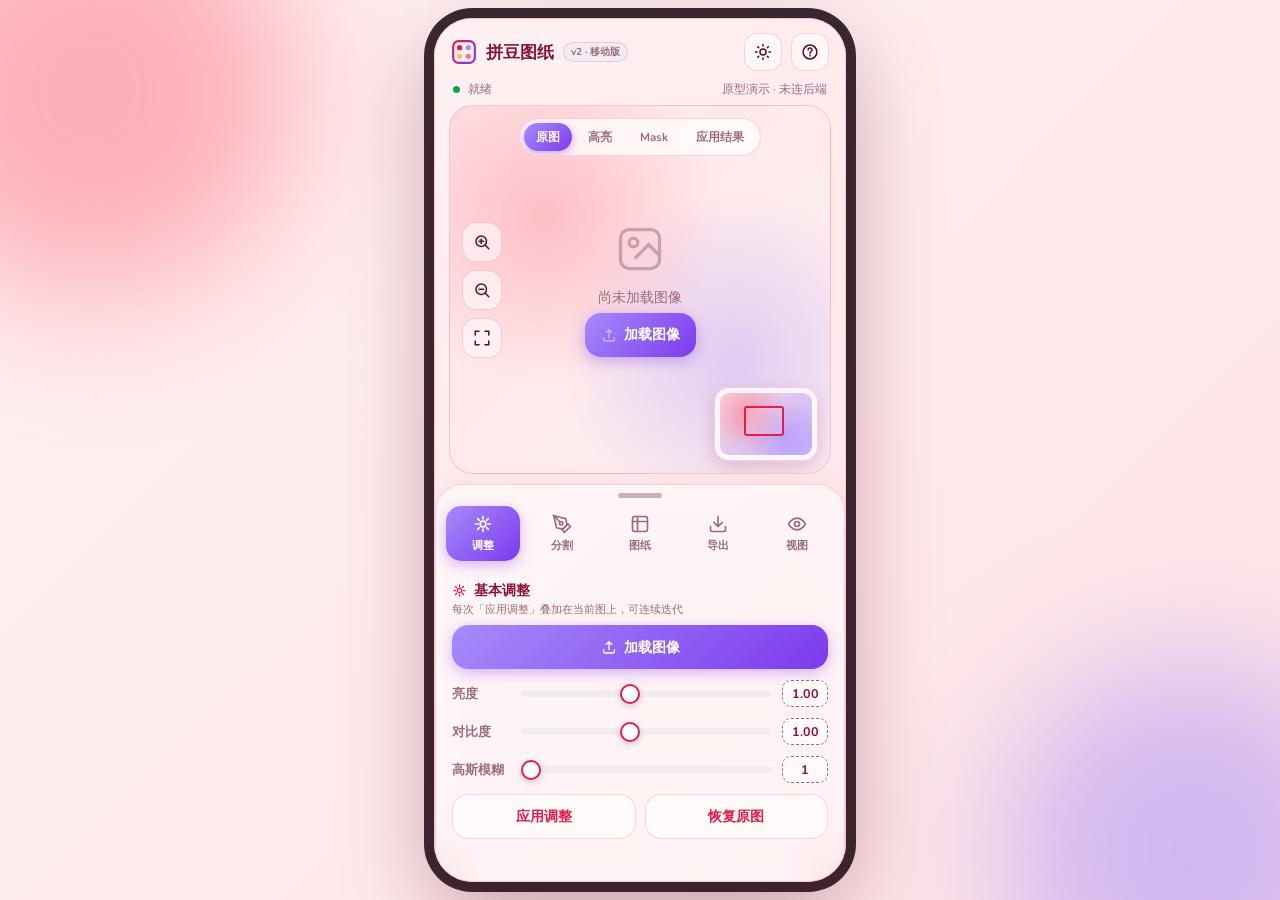
<file: design/mobile/android_prototype.html>
<!DOCTYPE html>
<html lang="zh-CN" data-theme="light">
<head>
<meta charset="UTF-8"/>
<meta name="viewport" content="width=device-width, initial-scale=1.0, maximum-scale=1.0, user-scalable=no, viewport-fit=cover"/>
<title>拼豆图纸设计器 · 安卓移动端原型</title>
<link rel="preconnect" href="https://fonts.googleapis.com">
<link href="https://fonts.googleapis.com/css2?family=Fredoka:wght@400;500;600;700&family=Nunito:wght@300;400;500;600;700;800&display=swap" rel="stylesheet">
<style>
/* ============================================================
   设计 token · 玻璃拟态糖果系 · 亮/暗双主题（与桌面版一致）
   ============================================================ */
:root{
  --color-primary:#E11D48; --color-on-primary:#FFFFFF;
  --color-secondary:#FB7185; --color-accent:#2563EB; --color-on-accent:#FFFFFF;
  --color-violet:#A78BFA; --color-violet-deep:#7C3AED;
  --color-bg:#FFF1F2; --color-bg-2:#FFE4E6;
  --color-surface:rgba(255,255,255,.55); --color-surface-strong:rgba(255,255,255,.75);
  --color-foreground:#4A1428; --color-foreground-strong:#881337;
  --color-muted:#F0ECF2; --color-muted-fg:#9A6B7C;
  --color-border:rgba(225,29,72,.18);
  --color-destructive:#DC2626; --color-ring:#E11D48;
  --glass-blur:18px;
  --space-1:8px; --space-2:16px; --space-3:24px;
  --ease:cubic-bezier(.34,1.56,.64,1);
  --font-head:'Fredoka',"PingFang SC","Microsoft YaHei",sans-serif;
  --font-body:'Nunito',"PingFang SC","Microsoft YaHei",sans-serif;
}
[data-theme="dark"]{
  --color-primary:#FB7185; --color-on-primary:#2A0A12;
  --color-secondary:#FDA4AF; --color-accent:#60A5FA; --color-on-accent:#0B1220;
  --color-violet:#C4B5FD; --color-violet-deep:#A78BFA;
  --color-bg:#1A0F14; --color-bg-2:#241019;
  --color-surface:rgba(46,22,32,.45); --color-surface-strong:rgba(58,28,40,.6);
  --color-foreground:#F6E4EA; --color-foreground-strong:#FBD5DE;
  --color-muted:#2E1620; --color-muted-fg:#B98A99;
  --color-border:rgba(251,113,133,.22);
  --color-destructive:#F87171; --color-ring:#FB7185;
}
*{margin:0;padding:0;box-sizing:border-box;-webkit-tap-highlight-color:transparent}
html,body{height:100%}
body{
  font-family:var(--font-body);
  background:linear-gradient(135deg,var(--color-bg),var(--color-bg-2));
  color:var(--color-foreground);
  overflow:hidden;
  transition:background-color .3s,color .3s,border-color .3s;
}

/* 漂浮 blob */
.blob{position:fixed;border-radius:50%;filter:blur(70px);opacity:.5;pointer-events:none;z-index:0;}
[data-theme="dark"] .blob{opacity:.3}
.blob-1{width:420px;height:420px;background:#FB7185;top:-120px;left:-120px;animation:drift1 14s ease-in-out infinite}
.blob-2{width:380px;height:380px;background:#A78BFA;bottom:-140px;right:-100px;animation:drift2 18s ease-in-out infinite}
@keyframes drift1{0%,100%{transform:translate(0,0)}50%{transform:translate(18px,-16px)}}
@keyframes drift2{0%,100%{transform:translate(0,0)}50%{transform:translate(-20px,14px)}}

/* 玻璃 */
.glass{
  background:var(--color-surface);
  backdrop-filter:blur(var(--glass-blur)) saturate(160%);
  -webkit-backdrop-filter:blur(var(--glass-blur)) saturate(160%);
  border:1px solid var(--color-border);
  box-shadow:0 8px 32px rgba(136,19,55,.12), inset 0 1px 0 rgba(255,255,255,.35);
}
[data-theme="dark"] .glass{box-shadow:0 8px 32px rgba(0,0,0,.3), inset 0 1px 0 rgba(255,255,255,.08)}

/* ============================================================
   舞台：桌面打开时居中一个手机壳；真机（窄屏）则占满
   ============================================================ */
.stage{position:fixed;inset:0;display:grid;place-items:center;z-index:1;padding:18px}
.phone{
  position:relative;width:100%;max-width:412px;height:100%;max-height:880px;
  display:flex;flex-direction:column;overflow:hidden;
  border-radius:38px;border:1px solid var(--color-border);
  box-shadow:0 30px 90px rgba(90,10,40,.35), 0 0 0 10px rgba(20,8,16,.85);
  background:linear-gradient(135deg,var(--color-bg),var(--color-bg-2));
}
@media (max-width:480px){
  .stage{padding:0}
  .phone{max-width:none;max-height:none;border-radius:0;box-shadow:none;border:none}
}

/* ===== 顶部精简栏 ===== */
.topbar{flex:none;display:flex;align-items:center;gap:10px;padding:14px 16px 10px}
.brand{display:flex;align-items:center;gap:9px;font-family:var(--font-head);font-size:17px;font-weight:600;color:var(--color-foreground-strong)}
.brand svg{width:26px;height:26px}
.brand .ver{font-size:10px;font-weight:700;color:var(--color-muted-fg);background:var(--color-muted);border:1px solid var(--color-border);padding:2px 7px;border-radius:999px;font-family:var(--font-body)}
.top-right{margin-left:auto;display:flex;gap:9px}
.icon-btn{width:38px;height:38px;display:grid;place-items:center;border-radius:13px;border:1px solid var(--color-border);background:var(--color-surface);cursor:pointer;color:var(--color-foreground);transition:all .22s var(--ease)}
.icon-btn:active{transform:scale(.92)}
.icon-btn svg{width:18px;height:18px}

/* ===== 画布区（上 2/3）===== */
.canvas-wrap{flex:1;position:relative;padding:0 14px;min-height:0}
.canvas{position:relative;width:100%;height:100%;border-radius:24px;overflow:hidden;border:1px solid var(--color-border);
  background:
   radial-gradient(circle at 25% 30%, rgba(251,113,133,.35), transparent 45%),
   radial-gradient(circle at 75% 70%, rgba(167,139,250,.35), transparent 45%),
   linear-gradient(135deg,var(--color-bg-2),var(--color-bg));}
/* 空态 */
.empty{position:absolute;inset:0;display:grid;place-items:center;color:var(--color-muted-fg);text-align:center;font-size:13.5px;gap:10px;pointer-events:none;padding:20px}
.empty svg{width:52px;height:52px;opacity:.5;margin:0 auto}
.empty .load-cta{pointer-events:auto;margin-top:6px}
/* 视图模式切换（画布顶部浮层） */
.view-toggle{position:absolute;top:12px;left:50%;transform:translateX(-50%);display:flex;gap:4px;background:var(--color-surface-strong);backdrop-filter:blur(12px);border:1px solid var(--color-border);border-radius:999px;padding:4px;z-index:5;max-width:calc(100% - 20px);overflow-x:auto}
.view-toggle button{flex:none;border:none;background:transparent;padding:6px 12px;border-radius:999px;font-family:var(--font-body);font-size:11.5px;font-weight:700;color:var(--color-muted-fg);cursor:pointer;transition:all .22s var(--ease);white-space:nowrap}
.view-toggle button.on{background:linear-gradient(135deg,var(--color-violet),var(--color-violet-deep));color:#fff;box-shadow:0 3px 10px rgba(124,58,237,.4)}
/* 角落工具 */
.tool-corner{position:absolute;display:flex;flex-direction:column;gap:8px;z-index:5}
.tc-l{left:12px;top:50%;transform:translateY(-50%)}
.tool-mini{width:40px;height:40px;display:grid;place-items:center;border-radius:14px;background:var(--color-surface);backdrop-filter:blur(12px);border:1px solid var(--color-border);color:var(--color-foreground);cursor:pointer;transition:all .22s var(--ease)}
.tool-mini:active{transform:scale(.9)}
.tool-mini.on{background:linear-gradient(135deg,var(--color-violet),var(--color-violet-deep));color:#fff;border-color:transparent}
.tool-mini svg{width:18px;height:18px}
/* 鹰眼 */
.minimap{position:absolute;right:12px;bottom:12px;width:104px;height:74px;border-radius:15px;background:var(--color-surface-strong);backdrop-filter:blur(12px);border:1px solid var(--color-border);padding:5px;box-shadow:0 6px 18px rgba(136,19,55,.18);z-index:5}
.minimap .inner{position:relative;width:100%;height:100%;border-radius:9px;overflow:hidden;
  background:radial-gradient(circle at 30% 35%,rgba(251,113,133,.55),transparent 50%),radial-gradient(circle at 70% 70%,rgba(167,139,250,.55),transparent 50%),linear-gradient(135deg,#FBD5DE,#C4B5FD)}
.minimap .vp{position:absolute;left:26%;top:20%;width:44%;height:48%;border:2px solid var(--color-primary);border-radius:3px;background:rgba(255,255,255,.16)}

/* ===== 底部 Bottom Sheet（功能栏，下 1/3）===== */
.sheet{
  flex:none;position:relative;margin:10px 0 0;
  border-radius:28px 28px 0 0;
  border:1px solid var(--color-border);border-bottom:none;
  display:flex;flex-direction:column;
  height:var(--sheet-h,46%);
  transition:height .38s var(--ease);
  overflow:hidden;
}
.sheet.collapsed{--sheet-h:84px}
.sheet.half{--sheet-h:46%}
.sheet.full{--sheet-h:78%}
/* 抓手 */
.grabber{flex:none;padding:8px 0 2px;display:grid;place-items:center;cursor:grab}
.grabber::before{content:"";width:44px;height:5px;border-radius:999px;background:var(--color-muted-fg);opacity:.5}
/* 分类 Tab 条 */
.tabs{flex:none;display:flex;gap:4px;padding:6px 10px 10px}
.tab{flex:1;display:flex;flex-direction:column;align-items:center;gap:4px;padding:8px 2px;border:none;border-radius:15px;background:transparent;color:var(--color-muted-fg);font-family:var(--font-body);font-size:11px;font-weight:700;cursor:pointer;transition:all .22s var(--ease)}
.tab svg{width:20px;height:20px}
.tab.on{background:linear-gradient(135deg,var(--color-violet),var(--color-violet-deep));color:#fff;box-shadow:0 4px 14px rgba(124,58,237,.35)}
/* 面板内容 */
.panels{flex:1;overflow-y:auto;padding:2px 16px 20px;-webkit-overflow-scrolling:touch}
.panels::-webkit-scrollbar{width:5px}
.panels::-webkit-scrollbar-thumb{background:var(--color-border);border-radius:999px}
.panel{display:none;animation:fadeUp .3s var(--ease)}
.panel.on{display:block}
@keyframes fadeUp{from{opacity:0;transform:translateY(8px)}to{opacity:1;transform:none}}
.panel h4{font-family:var(--font-head);font-size:14px;color:var(--color-foreground-strong);margin:8px 0 4px;display:flex;align-items:center;gap:7px}
.panel h4 svg{width:15px;height:15px;color:var(--color-primary)}
.panel .sub{font-size:11px;color:var(--color-muted-fg);margin:-2px 0 8px}

/* ===== 控件（沿用桌面版样式，移动端加大触控目标）===== */
.btn{display:inline-flex;align-items:center;justify-content:center;gap:7px;padding:12px 16px;border:none;border-radius:16px;font-family:var(--font-body);font-weight:700;font-size:13.5px;cursor:pointer;transition:all .22s var(--ease);min-height:44px}
.btn:active{transform:scale(.96)}
.btn-primary{background:linear-gradient(135deg,var(--color-violet),var(--color-violet-deep));color:#fff;box-shadow:0 4px 14px rgba(124,58,237,.35)}
.btn-ghost{background:var(--color-surface);border:1px solid var(--color-border);color:var(--color-primary)}
.btn-block{width:100%}
.btn-row{display:flex;gap:9px;margin-top:10px}
.btn-row .btn{flex:1}
.btn svg{width:16px;height:16px}

.slider-row{display:flex;align-items:center;gap:11px;margin:11px 0;min-width:0}
.slider-row label{font-size:12.5px;color:var(--color-muted-fg);min-width:58px;font-weight:600}
.slider-row output{font-size:12.5px;font-weight:700;color:var(--color-foreground-strong);flex:none;min-width:46px;text-align:center;border:1px dashed var(--color-muted-fg);border-radius:9px;padding:4px 8px;background:var(--color-surface)}
input[type=range]{flex:1;-webkit-appearance:none;appearance:none;height:7px;border-radius:999px;background:var(--color-muted);outline:none}
input[type=range]::-webkit-slider-thumb{-webkit-appearance:none;appearance:none;width:20px;height:20px;border-radius:50%;background:#fff;border:2.5px solid var(--color-primary);box-shadow:0 2px 7px rgba(0,0,0,.2);cursor:pointer}
input[type=range]::-moz-range-thumb{width:18px;height:18px;border-radius:50%;background:#fff;border:2.5px solid var(--color-primary);cursor:pointer}

.num-row{display:flex;align-items:center;gap:9px;margin:10px 0;flex-wrap:wrap}
.num-row label{font-size:12.5px;color:var(--color-muted-fg);min-width:58px;font-weight:600}
.num-row .spacer{flex:1}
input[type=number],input[type=text].tin{width:80px;padding:9px 11px;border-radius:13px;border:1px solid var(--color-border);background:var(--color-surface-strong);color:var(--color-foreground);font-family:var(--font-body);font-size:13.5px;font-weight:600}
input[type=text].tin{flex:1;min-width:0}
input[type=number]:focus,input[type=text].tin:focus{outline:2px solid var(--color-ring)}

.check-row{display:flex;align-items:center;gap:9px;margin:11px 0;font-size:13px;color:var(--color-foreground);font-weight:600}
.check-row input{width:19px;height:19px;accent-color:var(--color-primary);cursor:pointer}

.chip-row{display:flex;flex-wrap:wrap;gap:8px;margin-top:9px}
.chip{padding:8px 15px;border-radius:999px;font-size:12.5px;font-weight:700;background:var(--color-muted);color:var(--color-muted-fg);border:1px solid var(--color-border);cursor:pointer;transition:all .22s var(--ease);min-height:36px;display:inline-flex;align-items:center}
.chip.on{background:linear-gradient(135deg,var(--color-violet),var(--color-violet-deep));color:#fff;border-color:transparent}

.sel-wrap{position:relative;flex:1;min-width:0}
select.sel{width:100%;padding:10px 34px 10px 12px;border-radius:13px;border:1px solid var(--color-border);background:var(--color-surface-strong);color:var(--color-foreground);font-family:var(--font-body);font-size:13px;font-weight:600;cursor:pointer;-webkit-appearance:none;appearance:none}
.sel-wrap::after{content:"";position:absolute;right:13px;top:50%;width:8px;height:8px;border-right:2px solid var(--color-muted-fg);border-bottom:2px solid var(--color-muted-fg);transform:translateY(-70%) rotate(45deg);pointer-events:none}
select.sel:focus{outline:2px solid var(--color-ring)}

.hint{font-size:11.5px;color:var(--color-muted-fg);line-height:1.5;margin-top:8px}
.divider{height:1px;background:var(--color-border);margin:14px 0}

/* BOM chip */
.bom-row{display:flex;flex-wrap:wrap;gap:8px}
.bom-chip{display:inline-flex;align-items:center;gap:7px;padding:5px 12px 5px 5px;border-radius:999px;background:var(--color-muted);border:1px solid var(--color-border);font-size:12px;font-weight:700;color:var(--color-foreground)}
.bom-chip .sw{width:20px;height:20px;border-radius:999px;display:grid;place-items:center;font-size:8.5px;font-weight:800;flex:none}

/* 状态栏（画布上方，细一行） */
.statusline{flex:none;display:flex;align-items:center;gap:8px;padding:0 18px 8px;font-size:11.5px;color:var(--color-muted-fg)}
.statusline .dot{width:7px;height:7px;border-radius:50%;background:#16A34A}
.statusline .right{margin-left:auto}

/* toast */
.toast{position:absolute;left:50%;bottom:calc(var(--sheet-h,46%) + 14px);transform:translateX(-50%);z-index:60;max-width:86%;padding:11px 18px;border-radius:16px;font-size:13px;font-weight:700;background:var(--color-surface-strong);backdrop-filter:blur(14px);border:1px solid var(--color-border);color:var(--color-foreground);box-shadow:0 8px 24px rgba(0,0,0,.2);opacity:0;pointer-events:none;transition:opacity .25s,bottom .38s var(--ease);text-align:center}
.toast.show{opacity:1}
</style>
</head>
<body>
<div class="blob blob-1"></div><div class="blob blob-2"></div>

<div class="stage">
  <div class="phone" id="phone">

    <!-- ===== 顶部精简栏 ===== -->
    <header class="topbar">
      <div class="brand">
        <svg viewBox="0 0 24 24" fill="none"><rect x="2" y="2" width="20" height="20" rx="5" stroke="url(#g)" stroke-width="2"/><circle cx="8" cy="8" r="2.4" fill="#E11D48"/><circle cx="16" cy="8" r="2.4" fill="#A78BFA"/><circle cx="8" cy="16" r="2.4" fill="#FDBA74"/><circle cx="16" cy="16" r="2.4" fill="#FB7185"/><defs><linearGradient id="g" x1="0" y1="0" x2="1" y2="1"><stop stop-color="#E11D48"/><stop offset="1" stop-color="#7C3AED"/></linearGradient></defs></svg>
        拼豆图纸 <span class="ver">v2 · 移动版</span>
      </div>
      <div class="top-right">
        <button class="icon-btn" id="themeBtn" aria-label="切换主题">
          <svg id="sunIcon" viewBox="0 0 24 24" fill="none" stroke="currentColor" stroke-width="2" stroke-linecap="round"><circle cx="12" cy="12" r="4"/><path d="M12 2v2M12 20v2M4.9 4.9l1.4 1.4M17.7 17.7l1.4 1.4M2 12h2M20 12h2M4.9 19.1l1.4-1.4M17.7 6.3l1.4-1.4"/></svg>
          <svg id="moonIcon" viewBox="0 0 24 24" fill="none" stroke="currentColor" stroke-width="2" stroke-linecap="round" style="display:none"><path d="M21 12.8A9 9 0 1 1 11.2 3 7 7 0 0 0 21 12.8z"/></svg>
        </button>
        <button class="icon-btn" id="helpBtn" aria-label="帮助">
          <svg viewBox="0 0 24 24" fill="none" stroke="currentColor" stroke-width="2" stroke-linecap="round"><circle cx="12" cy="12" r="9.2"/><path d="M9.4 9.2a2.7 2.7 0 1 1 4 2.4c-.9.5-1.4 1-1.4 2"/><circle cx="12" cy="16.8" r=".4" fill="currentColor"/></svg>
        </button>
      </div>
    </header>

    <!-- ===== 状态行 ===== -->
    <div class="statusline"><span class="dot"></span><span id="statusMsg">就绪</span><span class="right">原型演示 · 未连后端</span></div>

    <!-- ===== 画布区（上 2/3）===== -->
    <div class="canvas-wrap">
      <div class="canvas">
        <div class="view-toggle" id="viewToggle">
          <button class="on">原图</button><button>高亮</button><button>Mask</button><button>应用结果</button>
        </div>
        <div class="empty" id="emptyHint">
          <div>
            <svg viewBox="0 0 24 24" fill="none" stroke="currentColor" stroke-width="1.5" stroke-linecap="round"><rect x="3" y="3" width="18" height="18" rx="4"/><circle cx="9" cy="9" r="2"/><path d="M21 15l-5-5-6 6"/></svg>
            <div style="margin-top:8px">尚未加载图像</div>
            <button class="btn btn-primary load-cta" id="loadCta">
              <svg viewBox="0 0 24 24" fill="none" stroke="currentColor" stroke-width="2" stroke-linecap="round"><path d="M12 16V4M12 4l-4 4M12 4l4 4"/><path d="M4 16v3a2 2 0 0 0 2 2h12a2 2 0 0 0 2-2v-3"/></svg>
              加载图像
            </button>
          </div>
        </div>
        <div class="tool-corner tc-l">
          <button class="tool-mini" data-act="zoomIn" aria-label="放大"><svg viewBox="0 0 24 24" fill="none" stroke="currentColor" stroke-width="2" stroke-linecap="round"><circle cx="11" cy="11" r="7"/><path d="M21 21l-4.3-4.3M8 11h6M11 8v6"/></svg></button>
          <button class="tool-mini" data-act="zoomOut" aria-label="缩小"><svg viewBox="0 0 24 24" fill="none" stroke="currentColor" stroke-width="2" stroke-linecap="round"><circle cx="11" cy="11" r="7"/><path d="M21 21l-4.3-4.3M8 11h6"/></svg></button>
          <button class="tool-mini" data-act="fit" aria-label="适应窗口"><svg viewBox="0 0 24 24" fill="none" stroke="currentColor" stroke-width="2" stroke-linecap="round"><path d="M8 3H3v5M16 3h5v5M8 21H3v-5M16 21h5v-5"/></svg></button>
        </div>
        <div class="minimap" id="minimap"><div class="inner"><div class="vp"></div></div></div>
      </div>
    </div>

    <!-- ===== 底部 Bottom Sheet 功能栏（下 1/3）===== -->
    <div class="sheet glass half" id="sheet">
      <div class="grabber" id="grabber"></div>
      <div class="tabs" id="tabs">
        <button class="tab on" data-tab="adjust">
          <svg viewBox="0 0 24 24" fill="none" stroke="currentColor" stroke-width="2" stroke-linecap="round"><path d="M12 3v3M12 18v3M3 12h3M18 12h3M5.6 5.6l2.1 2.1M16.3 16.3l2.1 2.1M5.6 18.4l2.1-2.1M16.3 7.7l2.1-2.1"/><circle cx="12" cy="12" r="3.4"/></svg>
          调整
        </button>
        <button class="tab" data-tab="segment">
          <svg viewBox="0 0 24 24" fill="none" stroke="currentColor" stroke-width="2" stroke-linecap="round"><path d="M12 19l7-7 3 3-7 7-3-3z"/><path d="M18 13l-1.5-7.5L2 2l3.5 14.5L13 18l5-5z"/><path d="M2 2l7.586 7.586"/><circle cx="11" cy="11" r="2"/></svg>
          分割
        </button>
        <button class="tab" data-tab="pattern">
          <svg viewBox="0 0 24 24" fill="none" stroke="currentColor" stroke-width="2" stroke-linecap="round"><rect x="3" y="3" width="18" height="18" rx="3"/><path d="M3 9h18M9 3v18"/></svg>
          图纸
        </button>
        <button class="tab" data-tab="export">
          <svg viewBox="0 0 24 24" fill="none" stroke="currentColor" stroke-width="2" stroke-linecap="round"><path d="M21 15v4a2 2 0 0 1-2 2H5a2 2 0 0 1-2-2v-4"/><path d="M7 10l5 5 5-5M12 15V3"/></svg>
          导出
        </button>
        <button class="tab" data-tab="view">
          <svg viewBox="0 0 24 24" fill="none" stroke="currentColor" stroke-width="2" stroke-linecap="round"><path d="M2 12s3-7 10-7 10 7 10 7-3 7-10 7-10-7-10-7z"/><circle cx="12" cy="12" r="3"/></svg>
          视图
        </button>
      </div>

      <div class="panels" id="panels">

        <!-- ===== 面板：调整 ===== -->
        <section class="panel on" data-panel="adjust">
          <h4><svg viewBox="0 0 24 24" fill="none" stroke="currentColor" stroke-width="2" stroke-linecap="round"><path d="M12 3v3M12 18v3M3 12h3M18 12h3M5.6 5.6l2.1 2.1M16.3 16.3l2.1 2.1M5.6 18.4l2.1-2.1M16.3 7.7l2.1-2.1"/><circle cx="12" cy="12" r="3.4"/></svg>基本调整</h4>
          <div class="sub">每次「应用调整」叠加在当前图上，可连续迭代</div>
          <button class="btn btn-primary btn-block" data-demo="加载图像">
            <svg viewBox="0 0 24 24" fill="none" stroke="currentColor" stroke-width="2" stroke-linecap="round"><path d="M12 16V4M12 4l-4 4M12 4l4 4"/><path d="M4 16v3a2 2 0 0 0 2 2h12a2 2 0 0 0 2-2v-3"/></svg>
            加载图像
          </button>
          <div class="slider-row"><label>亮度</label><input type="range" min="0.4" max="1.8" step="0.02" value="1"><output>1.00</output></div>
          <div class="slider-row"><label>对比度</label><input type="range" min="0.4" max="1.8" step="0.02" value="1"><output>1.00</output></div>
          <div class="slider-row"><label>高斯模糊</label><input type="range" min="1" max="15" step="2" value="1"><output>1</output></div>
          <div class="btn-row">
            <button class="btn btn-ghost" data-demo="应用调整">应用调整</button>
            <button class="btn btn-ghost" data-demo="恢复原图">恢复原图</button>
          </div>
        </section>

        <!-- ===== 面板：分割 ===== -->
        <section class="panel" data-panel="segment">
          <h4><svg viewBox="0 0 24 24" fill="none" stroke="currentColor" stroke-width="2" stroke-linecap="round"><path d="M12 19l7-7 3 3-7 7-3-3z"/><path d="M18 13l-1.5-7.5L2 2l3.5 14.5L13 18l5-5z"/><path d="M2 2l7.586 7.586"/><circle cx="11" cy="11" r="2"/></svg>迭代 GrabCut</h4>
          <div class="chip-row" data-single>
            <span class="chip on">初始分割</span><span class="chip">迭代分割</span>
          </div>
          <div class="num-row"><label>形状</label><div class="sel-wrap"><select class="sel"><option>矩形 ▭</option><option>椭圆 ⬭</option><option>自由曲线 ✎</option></select></div></div>
          <button class="btn btn-ghost btn-block" data-demo="开始框选">开始框选</button>
          <div class="slider-row"><label>笔触粗细</label><input type="range" min="4" max="40" step="2" value="12"><output>12</output></div>
          <div class="chip-row" data-single>
            <span class="chip on">前景(红)</span><span class="chip">背景(绿)</span><span class="chip" data-demo="清除涂抹">清除涂抹</span>
          </div>
          <div class="btn-row"><button class="btn btn-primary" data-demo="初始分割">初始分割</button></div>
          <div class="btn-row"><button class="btn btn-ghost" data-demo="应用分割结果">应用分割结果</button></div>

          <div class="divider"></div>
          <h4><svg viewBox="0 0 24 24" fill="none" stroke="currentColor" stroke-width="2" stroke-linecap="round"><path d="M2 12s3-7 10-7 10 7 10 7-3 7-10 7-10-7-10-7z"/><circle cx="12" cy="12" r="3"/></svg>自动分割</h4>
          <div class="num-row"><label>方法</label><div class="sel-wrap"><select class="sel" id="segMethod"><option value="grabcut_rect">GrabCut矩形</option><option value="watershed" selected>分水岭</option><option value="otsu">Otsu</option><option value="slic">SLIC</option></select></div></div>
          <div class="slider-row" data-showfor="watershed"><label>前景强度</label><input type="range" min="0" max="1" step="0.01" value="0.6"><output>0.60</output></div>
          <div class="slider-row" data-showfor="slic" style="display:none"><label>超像素数</label><input type="range" min="50" max="400" step="10" value="150"><output>150</output></div>
          <div class="btn-row"><button class="btn btn-primary" data-demo="执行分割">执行分割</button></div>
          <div class="btn-row"><button class="btn btn-ghost" data-demo="应用分割结果">应用分割结果</button></div>

          <div class="divider"></div>
          <h4><svg viewBox="0 0 24 24" fill="none" stroke="currentColor" stroke-width="2" stroke-linecap="round"><circle cx="12" cy="12" r="8.5"/><path d="M12 3.5v17M3.5 12h17"/></svg>形态学</h4>
          <div class="num-row"><label>操作</label><div class="sel-wrap"><select class="sel"><option>开运算</option><option>闭运算</option><option>腐蚀</option><option>膨胀</option></select></div></div>
          <div class="slider-row"><label>核大小</label><input type="range" min="1" max="21" step="2" value="5"><output>5</output></div>
          <div class="num-row"><label>结构元素</label><div class="sel-wrap"><select class="sel"><option>椭圆 ●</option><option>矩形 ■</option><option>十字 ┼</option><option>垂直线 │</option><option>水平线 ─</option><option>菱形 ◆</option></select></div></div>
          <div class="btn-row"><button class="btn btn-primary" data-demo="应用形态学">应用形态学</button></div>
          <div class="btn-row">
            <button class="btn btn-ghost" data-demo="撤销">↺ 撤销</button>
            <button class="btn btn-ghost" data-demo="重做">↻ 重做</button>
          </div>
        </section>

        <!-- ===== 面板：图纸 ===== -->
        <section class="panel" data-panel="pattern">
          <h4><svg viewBox="0 0 24 24" fill="none" stroke="currentColor" stroke-width="2" stroke-linecap="round"><rect x="3" y="3" width="18" height="18" rx="3"/><path d="M3 9h18M9 3v18"/></svg>图纸参数</h4>
          <div class="num-row"><label>宽度(豆)</label><input type="number" value="52" min="4" max="400"><label style="min-width:auto">高</label><input type="number" value="52" min="4" max="400"></div>
          <div class="check-row"><input type="checkbox" checked id="keepRatio"><label for="keepRatio">保持图像比例</label></div>
          <div class="num-row"><label>颜色上限</label><input type="number" value="0" min="0" max="221"><span class="hint" style="margin:0">0 = 不限制</span></div>
          <div class="slider-row"><label>细节保留</label><input type="range" min="0" max="2" step="0.1" value="1"><output>1.0</output></div>
          <div class="num-row"><label>颜色度量</label><div class="sel-wrap"><select class="sel"><option>加权距离</option><option>欧氏距离</option><option>Lab色空</option><option>CIE76</option><option selected>CIEDE2000</option></select></div></div>
          <div class="check-row"><input type="checkbox" id="dither"><label for="dither">抖动</label></div>
          <div class="slider-row" id="ditherRow" style="display:none"><label>抖动强度</label><input type="range" min="0" max="1" step="0.05" value="1"><output>1.00</output></div>
          <div class="check-row"><input type="checkbox" id="icmOn"><label for="icmOn">高阶优化(ICM)</label></div>
          <div class="slider-row" id="icmRow" style="display:none"><label>ICM平滑</label><input type="range" min="0.1" max="1" step="0.05" value="0.5"><output>0.50</output></div>
          <div class="check-row"><input type="checkbox" checked id="useMask"><label for="useMask">使用分割 Mask</label></div>
          <div class="num-row"><label>Mask背景</label><div class="sel-wrap"><select class="sel"><option selected>淡化</option><option>纯白</option><option>纯黑</option></select></div></div>
          <div class="btn-row"><button class="btn btn-primary" data-demo="生成图纸">生成图纸</button></div>
        </section>

        <!-- ===== 面板：导出 ===== -->
        <section class="panel" data-panel="export">
          <h4><svg viewBox="0 0 24 24" fill="none" stroke="currentColor" stroke-width="2" stroke-linecap="round"><path d="M21 15v4a2 2 0 0 1-2 2H5a2 2 0 0 1-2-2v-4"/><path d="M7 10l5 5 5-5M12 15V3"/></svg>导出</h4>
          <div class="num-row"><label>文件名</label><input type="text" class="tin" value="pattern"></div>
          <div class="slider-row"><label>PNG缩放</label><input type="range" min="0.5" max="3" step="0.25" value="1"><output>1×</output></div>
          <div class="num-row"><label>Mask背景</label><div class="sel-wrap"><select class="sel"><option selected>淡化</option><option>纯白</option><option>纯黑</option></select></div></div>
          <div class="num-row"><label>纸张</label><div class="chip-row" style="margin:0" data-single><span class="chip on">A4</span><span class="chip">Letter</span></div></div>
          <div class="check-row"><input type="checkbox" checked id="expPng"><label for="expPng">导出 PNG</label></div>
          <div class="check-row"><input type="checkbox" checked id="expPdf"><label for="expPdf">导出 PDF</label></div>
          <div class="btn-row"><button class="btn btn-ghost" data-demo="选择目录">选择目录…</button></div>
          <div class="num-row"><label>输出路径</label><input type="text" class="tin" readonly value="（未设置）"></div>
          <div class="btn-row"><button class="btn btn-primary" data-demo="一键导出">一键导出</button></div>
          <p class="hint">文件将保存到上方输出路径。</p>

          <div class="divider"></div>
          <h4><svg viewBox="0 0 24 24" fill="none" stroke="currentColor" stroke-width="2" stroke-linecap="round"><path d="M4 6h16M4 12h16M4 18h16"/></svg>物料清单 (BOM)</h4>
          <div class="sub">生成图纸后显示所需豆子颜色与数量</div>
          <div class="bom-row">
            <span class="bom-chip"><span class="sw" style="background:#E11D48;color:#fff">A1</span>×236</span>
            <span class="bom-chip"><span class="sw" style="background:#7C3AED;color:#fff">B4</span>×180</span>
            <span class="bom-chip"><span class="sw" style="background:#FDBA74;color:#3b0a1c">C7</span>×121</span>
            <span class="bom-chip"><span class="sw" style="background:#60A5FA;color:#0b1220">D2</span>×97</span>
          </div>
          <p class="hint">示例数据 · 共 634 豆 · 4 种颜色</p>
        </section>

        <!-- ===== 面板：视图 ===== -->
        <section class="panel" data-panel="view">
          <h4><svg viewBox="0 0 24 24" fill="none" stroke="currentColor" stroke-width="2" stroke-linecap="round"><path d="M2 12s3-7 10-7 10 7 10 7-3 7-10 7-10-7-10-7z"/><circle cx="12" cy="12" r="3"/></svg>视图与画布</h4>
          <div class="sub">画布显示模式（也可直接点画布顶部切换）</div>
          <div class="chip-row" data-single id="viewChips">
            <span class="chip on">原图</span><span class="chip">高亮</span><span class="chip">Mask</span><span class="chip">应用结果</span>
          </div>
          <div class="divider"></div>
          <h4>画布操作</h4>
          <div class="btn-row">
            <button class="btn btn-ghost" data-demo="放大">放大</button>
            <button class="btn btn-ghost" data-demo="缩小">缩小</button>
          </div>
          <div class="btn-row">
            <button class="btn btn-ghost" data-demo="适应窗口">适应窗口</button>
            <button class="btn btn-ghost" data-demo="平移模式">平移</button>
          </div>
          <p class="hint">真机上：双指捏合缩放 · 单指拖动平移 · 框选/涂抹直接在画布上操作（原型暂不演示手势）。</p>
        </section>

      </div>
    </div>

    <div class="toast" id="toast"></div>
  </div>
</div>

<script>
(function(){
  const $=s=>document.querySelector(s), $$=s=>[...document.querySelectorAll(s)];
  const html=document.documentElement, sheet=$('#sheet'), toast=$('#toast');
  let toastT=null;

  /* ---- toast ---- */
  function showToast(msg){
    toast.textContent=msg; toast.classList.add('show');
    clearTimeout(toastT); toastT=setTimeout(()=>toast.classList.remove('show'),1800);
  }

  /* ---- 主题切换 ---- */
  const sun=$('#sunIcon'),moon=$('#moonIcon');
  $('#themeBtn').addEventListener('click',()=>{
    const dark=html.getAttribute('data-theme')==='dark';
    html.setAttribute('data-theme',dark?'light':'dark');
    sun.style.display=dark?'block':'none';
    moon.style.display=dark?'none':'block';
  });

  /* ---- Bottom Sheet 三档 ---- */
  const STATES=['collapsed','half','full'];
  function setState(s){ STATES.forEach(x=>sheet.classList.remove(x)); sheet.classList.add(s); }
  function curState(){ return STATES.find(x=>sheet.classList.contains(x))||'half'; }

  /* ---- 分类 Tab ---- */
  const tabs=$$('#tabs .tab'), panels=$$('#panels .panel');
  function openPanel(name){
    tabs.forEach(t=>t.classList.toggle('on',t.dataset.tab===name));
    panels.forEach(p=>p.classList.toggle('on',p.dataset.panel===name));
  }
  tabs.forEach(t=>t.addEventListener('click',()=>{
    const name=t.dataset.tab;
    const already=t.classList.contains('on');
    openPanel(name);
    // 点当前已选 Tab：在半开/收起间切换；点其它：升到半开
    if(already && curState()==='half') setState('collapsed');
    else setState('half');
  }));

  /* ---- 抓手循环三档 + 简单拖动 ---- */
  $('#grabber').addEventListener('click',()=>{
    const order={collapsed:'half',half:'full',full:'collapsed'};
    setState(order[curState()]);
  });
  // 拖动（Pointer Events，桌面鼠标也可拖）
  let dragY=null,startH=0;
  const grab=$('#grabber');
  grab.addEventListener('pointerdown',e=>{dragY=e.clientY;grab.setPointerCapture(e.pointerId);});
  grab.addEventListener('pointermove',e=>{
    if(dragY===null)return;
    const dy=dragY-e.clientY; // 上拖为正
    if(dy>40) setState(curState()==='collapsed'?'half':'full');
    else if(dy<-40) setState(curState()==='full'?'half':'collapsed');
  });
  grab.addEventListener('pointerup',()=>{dragY=null;});

  /* ---- 单选 chip 组 ---- */
  $$('[data-single]').forEach(g=>{
    g.addEventListener('click',e=>{
      const c=e.target.closest('.chip'); if(!c||c.hasAttribute('data-demo'))return;
      [...g.querySelectorAll('.chip')].forEach(x=>x.classList.remove('on'));
      c.classList.add('on');
      // 视图 chips 与画布顶部 view-toggle 联动
      if(g.id==='viewChips') syncViewToggle(c.textContent);
    });
  });

  /* ---- 画布顶部视图切换 + 视图面板 chips 双向同步 ---- */
  const vtBtns=$$('#viewToggle button');
  function syncViewToggle(label){
    vtBtns.forEach(b=>b.classList.toggle('on',b.textContent===label));
    $$('#viewChips .chip').forEach(c=>c.classList.toggle('on',c.textContent===label));
  }
  vtBtns.forEach(b=>b.addEventListener('click',()=>{syncViewToggle(b.textContent);showToast('切换到「'+b.textContent+'」（演示）');}));

  /* ---- 条件行显隐 ---- */
  const segMethod=$('#segMethod');
  function syncSegRows(){
    $$('#panels [data-showfor]').forEach(r=>{ r.style.display = r.dataset.showfor===segMethod.value?'':'none'; });
  }
  segMethod.addEventListener('change',syncSegRows); syncSegRows();
  const dither=$('#dither'),icm=$('#icmOn');
  dither.addEventListener('change',()=>$('#ditherRow').style.display=dither.checked?'':'none');
  icm.addEventListener('change',()=>$('#icmRow').style.display=icm.checked?'':'none');

  /* ---- 滑块 output 回显 ---- */
  $$('input[type=range]').forEach(r=>{
    const out=r.parentElement.querySelector('output');
    if(!out)return;
    r.addEventListener('input',()=>{
      const step=parseFloat(r.step);
      out.textContent = step<1 ? (+r.value).toFixed(step<0.1?2:2).replace(/\.?0+$/,'') : r.value;
    });
  });

  /* ---- 演示按钮 ---- */
  $$('[data-demo]').forEach(b=>b.addEventListener('click',()=>showToast('「'+b.dataset.demo+'」· 原型演示')));
  $('#loadCta').addEventListener('click',()=>{ showToast('原型演示：真机这里打开系统相册/文件'); });
  $('#helpBtn').addEventListener('click',()=>showToast('原型演示：真机这里打开帮助'));
  $$('.tool-mini').forEach(b=>b.addEventListener('click',()=>{
    if(b.dataset.act==='pan'){ b.classList.toggle('on'); }
    showToast('画布「'+(b.getAttribute('aria-label'))+'」· 演示');
  }));

  /* 初始 */
  setState('half');
})();
</script>
</body>
</html>
</file>
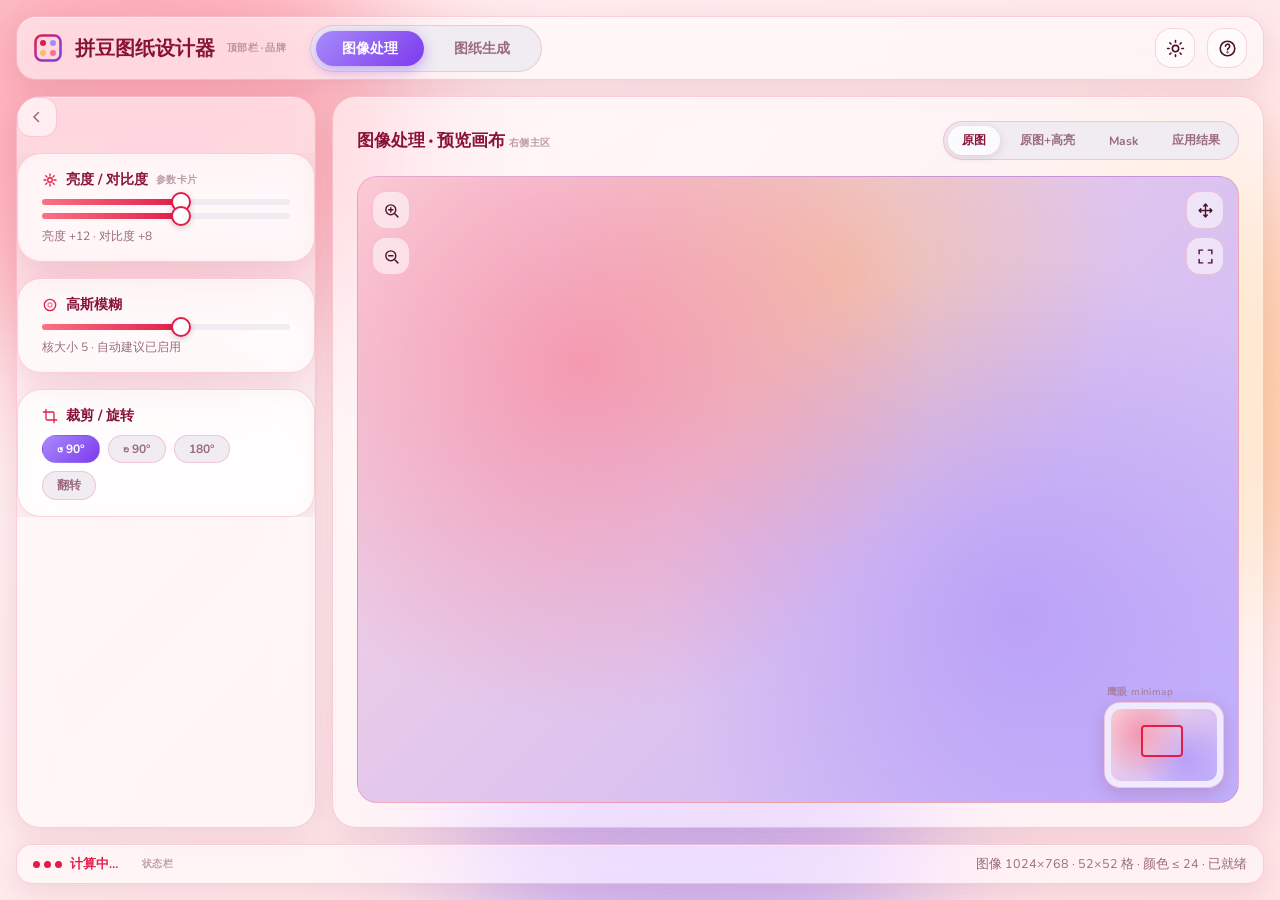
<file: design/v2.0.0/shell_layout.html>
<!DOCTYPE html>
<html lang="zh-CN" data-theme="light">
<head>
<meta charset="UTF-8"/>
<meta name="viewport" content="width=device-width, initial-scale=1.0"/>
<title>拼豆图纸设计器 · App 骨架</title>
<link rel="preconnect" href="https://fonts.googleapis.com">
<link href="https://fonts.googleapis.com/css2?family=Fredoka:wght@400;500;600;700&family=Nunito:wght@300;400;500;600;700;800&display=swap" rel="stylesheet">
<style>
/* ===== 设计 token ===== */
:root{
  --color-primary:#E11D48; --color-on-primary:#FFFFFF;
  --color-secondary:#FB7185; --color-accent:#2563EB; --color-on-accent:#FFFFFF;
  --color-violet:#A78BFA; --color-violet-deep:#7C3AED;
  --color-bg:#FFF1F2; --color-bg-2:#FFE4E6;
  --color-surface:rgba(255,255,255,.55); --color-surface-strong:rgba(255,255,255,.75);
  --color-foreground:#4A1428; --color-foreground-strong:#881337;
  --color-muted:#F0ECF2; --color-muted-fg:#9A6B7C;
  --color-border:rgba(225,29,72,.18);
  --color-destructive:#DC2626; --color-ring:#E11D48;
  --glass-blur:18px;
  --space-1:8px; --space-2:16px; --space-3:24px; --space-4:32px; --space-6:48px;
  --ease:cubic-bezier(.34,1.56,.64,1);
}
[data-theme="dark"]{
  --color-primary:#FB7185; --color-on-primary:#2A0A12;
  --color-secondary:#FDA4AF; --color-accent:#60A5FA; --color-on-accent:#0B1220;
  --color-violet:#C4B5FD; --color-violet-deep:#A78BFA;
  --color-bg:#1A0F14; --color-bg-2:#241019;
  --color-surface:rgba(46,22,32,.45); --color-surface-strong:rgba(58,28,40,.6);
  --color-foreground:#F6E4EA; --color-foreground-strong:#FBD5DE;
  --color-muted:#2E1620; --color-muted-fg:#B98A99;
  --color-border:rgba(251,113,133,.22);
  --color-destructive:#F87171; --color-ring:#FB7185;
}
*{margin:0;padding:0;box-sizing:border-box}
html,body{height:100%}
body{
  font-family:'Nunito',"PingFang SC","Microsoft YaHei",sans-serif;
  background:linear-gradient(135deg,var(--color-bg),var(--color-bg-2));
  color:var(--color-foreground);
  min-width:1280px;overflow:hidden;
  transition:background-color .3s,color .3s,border-color .3s;
}
/* ===== 漂浮 blob ===== */
.blob{position:fixed;border-radius:50%;filter:blur(70px);opacity:.5;pointer-events:none;z-index:0;}
[data-theme="dark"] .blob{opacity:.3}
.blob-1{width:520px;height:520px;background:#FB7185;top:-140px;left:-120px;animation:drift1 14s ease-in-out infinite}
.blob-2{width:460px;height:460px;background:#A78BFA;bottom:-160px;left:36%;animation:drift2 18s ease-in-out infinite}
.blob-3{width:420px;height:420px;background:#FDBA74;top:20%;right:-140px;animation:drift3 16s ease-in-out infinite}
@keyframes drift1{0%,100%{transform:translate(0,0)}50%{transform:translate(20px,-18px)}}
@keyframes drift2{0%,100%{transform:translate(0,0)}50%{transform:translate(-22px,16px)}}
@keyframes drift3{0%,100%{transform:translate(0,0)}50%{transform:translate(18px,20px)}}
/* ===== 玻璃 ===== */
.glass{
  background:var(--color-surface);
  backdrop-filter:blur(var(--glass-blur)) saturate(160%);
  -webkit-backdrop-filter:blur(var(--glass-blur)) saturate(160%);
  border:1px solid var(--color-border);
  border-radius:24px;
  box-shadow:0 8px 32px rgba(136,19,55,.12), inset 0 1px 0 rgba(255,255,255,.35);
}
[data-theme="dark"] .glass{box-shadow:0 8px 32px rgba(0,0,0,.3), inset 0 1px 0 rgba(255,255,255,.08)}
/* ===== 布局骨架 ===== */
.shell{position:relative;z-index:1;display:grid;grid-template-rows:64px 1fr 40px;height:100vh;gap:var(--space-2);padding:var(--space-2);}
/* 顶部栏 */
.topbar{display:flex;align-items:center;gap:var(--space-3);padding:0 var(--space-2);border-radius:20px;}
.brand{display:flex;align-items:center;gap:12px;font-family:'Fredoka',"PingFang SC",sans-serif;font-size:20px;font-weight:600;color:var(--color-foreground-strong);}
.brand svg{width:30px;height:30px}
.nav{position:relative;display:flex;background:var(--color-muted);border:1px solid var(--color-border);border-radius:999px;padding:5px;gap:4px;}
.nav-pill{position:relative;z-index:2;padding:8px 26px;border:none;border-radius:999px;background:transparent;font-family:'Nunito',sans-serif;font-weight:700;font-size:14px;color:var(--color-muted-fg);cursor:pointer;transition:color .25s var(--ease);}
.nav-pill.active{color:var(--color-on-primary)}
.nav-thumb{position:absolute;top:5px;bottom:5px;border-radius:999px;background:linear-gradient(135deg,var(--color-violet),var(--color-violet-deep));box-shadow:0 4px 14px rgba(124,58,237,.4);transition:left .3s var(--ease),width .3s var(--ease);z-index:1}
.top-right{margin-left:auto;display:flex;align-items:center;gap:12px}
.icon-btn{width:40px;height:40px;display:grid;place-items:center;border-radius:16px;border:1px solid var(--color-border);background:var(--color-surface);cursor:pointer;color:var(--color-foreground);transition:all .25s var(--ease);}
.icon-btn:hover{transform:translateY(-2px)}
.icon-btn:active{transform:scale(.94)}
.icon-btn svg{width:19px;height:19px}
.icon-btn:focus-visible{outline:2px solid var(--color-ring);outline-offset:2px}
/* 中部左右分栏 */
.middle{display:grid;grid-template-columns:auto 1fr;gap:var(--space-2);min-height:0;}
/* 左侧参数面板 */
.sidebar{width:300px;display:flex;flex-direction:column;gap:var(--space-2);transition:width .3s var(--ease);overflow:hidden;}
.sidebar.collapsed{width:56px}
.collapse-btn{align-self:flex-start;width:40px;height:40px;display:grid;place-items:center;border-radius:14px;border:1px solid var(--color-border);background:var(--color-surface);cursor:pointer;color:var(--color-muted-fg);transition:all .25s var(--ease);}
.collapse-btn svg{width:18px;height:18px;transition:transform .3s var(--ease)}
.sidebar.collapsed .collapse-btn svg{transform:rotate(180deg)}
.side-cards{display:flex;flex-direction:column;gap:var(--space-2);overflow:hidden auto;transition:opacity .25s,transform .3s var(--ease)}
.sidebar.collapsed .side-cards{opacity:0;transform:translateX(-12px);pointer-events:none}
.side-card{padding:var(--space-2) var(--space-3);}
.side-card h3{font-size:14px;font-weight:700;color:var(--color-foreground-strong);display:flex;align-items:center;gap:8px;margin-bottom:10px}
.side-card h3 svg{width:16px;height:16px;color:var(--color-primary)}
.side-card p{font-size:12px;color:var(--color-muted-fg);line-height:1.5}
.fake-slider{height:6px;border-radius:999px;background:var(--color-muted);position:relative;margin:8px 0}
.fake-slider::after{content:"";position:absolute;left:0;top:0;bottom:0;width:56%;border-radius:999px;background:linear-gradient(90deg,var(--color-secondary),var(--color-primary));}
.fake-slider::before{content:"";position:absolute;left:52%;top:50%;transform:translateY(-50%);width:16px;height:16px;border-radius:50%;background:#fff;border:2px solid var(--color-primary);box-shadow:0 2px 6px rgba(0,0,0,.18);z-index:2}
.chip-row{display:flex;flex-wrap:wrap;gap:8px;margin-top:8px}
.chip{padding:5px 14px;border-radius:999px;font-size:12px;font-weight:700;background:var(--color-muted);color:var(--color-muted-fg);border:1px solid var(--color-border);cursor:pointer;transition:all .25s var(--ease)}
.chip.on{background:linear-gradient(135deg,var(--color-violet),var(--color-violet-deep));color:#fff;border-color:transparent}
/* 右侧主区 */
.maincard{position:relative;display:flex;flex-direction:column;padding:var(--space-3);overflow:hidden;}
.canvas-head{display:flex;align-items:center;justify-content:space-between;margin-bottom:var(--space-2)}
.canvas-head h2{font-family:'Fredoka',"PingFang SC",sans-serif;font-size:17px;color:var(--color-foreground-strong)}
.view-toggle{display:flex;gap:6px;background:var(--color-muted);border:1px solid var(--color-border);border-radius:999px;padding:4px}
.view-toggle button{border:none;background:transparent;padding:6px 14px;border-radius:999px;font-family:'Nunito';font-size:12px;font-weight:700;color:var(--color-muted-fg);cursor:pointer;transition:all .25s var(--ease)}
.view-toggle button.on{background:var(--color-surface-strong);color:var(--color-foreground-strong);box-shadow:0 2px 8px rgba(136,19,55,.15)}
.canvas{position:relative;flex:1;border-radius:20px;overflow:hidden;border:1px solid var(--color-border);
  background:
   radial-gradient(circle at 25% 30%, rgba(251,113,133,.55), transparent 45%),
   radial-gradient(circle at 75% 70%, rgba(167,139,250,.55), transparent 45%),
   radial-gradient(circle at 55% 15%, rgba(253,186,116,.5), transparent 40%),
   linear-gradient(135deg,#FBD5DE,#C4B5FD);
}
[data-theme="dark"] .canvas{background:
   radial-gradient(circle at 25% 30%, rgba(251,113,133,.35), transparent 45%),
   radial-gradient(circle at 75% 70%, rgba(167,139,250,.35), transparent 45%),
   linear-gradient(135deg,#3A1626,#241333)}
/* 画布角落工具按钮 */
.tool-corner{position:absolute;display:flex;flex-direction:column;gap:8px}
.tc-tl{top:14px;left:14px}.tc-tr{top:14px;right:14px}
.tool-mini{width:38px;height:38px;display:grid;place-items:center;border-radius:14px;background:var(--color-surface);backdrop-filter:blur(12px);border:1px solid var(--color-border);color:var(--color-foreground);cursor:pointer;transition:all .25s var(--ease)}
.tool-mini:hover{transform:translateY(-2px)}
.tool-mini:active{transform:scale(.92)}
.tool-mini svg{width:17px;height:17px}
/* 鹰眼 minimap */
.minimap{position:absolute;right:14px;bottom:14px;width:120px;height:86px;border-radius:16px;background:var(--color-surface-strong);backdrop-filter:blur(12px);border:1px solid var(--color-border);padding:6px;box-shadow:0 6px 18px rgba(136,19,55,.18)}
.minimap .inner{position:relative;width:100%;height:100%;border-radius:10px;overflow:hidden;
  background:radial-gradient(circle at 30% 35%,rgba(251,113,133,.6),transparent 50%),radial-gradient(circle at 70% 70%,rgba(167,139,250,.6),transparent 50%),linear-gradient(135deg,#FBD5DE,#C4B5FD)}
.minimap .viewport{position:absolute;left:28%;top:22%;width:40%;height:44%;border:2px solid var(--color-primary);border-radius:4px;background:rgba(255,255,255,.18)}
/* 区域用途标注 */
.tag{font-size:10px;letter-spacing:.4px;color:var(--color-muted-fg);opacity:.65;font-weight:600}
/* 底部状态栏 */
.statusbar{display:flex;align-items:center;gap:var(--space-3);padding:0 var(--space-2);border-radius:16px;font-size:12.5px}
.busy{display:flex;align-items:center;gap:8px;font-weight:700;color:var(--color-primary)}
.dots{display:flex;gap:4px}
.dots span{width:7px;height:7px;border-radius:50%;background:var(--color-primary);animation:bounce 1s infinite var(--ease)}
.dots span:nth-child(2){animation-delay:.15s}.dots span:nth-child(3){animation-delay:.3s}
@keyframes bounce{0%,100%{transform:translateY(0);opacity:.5}50%{transform:translateY(-6px);opacity:1}}
.status-right{margin-left:auto;color:var(--color-muted-fg)}
/* 入场 stagger */
@keyframes rise{from{opacity:0;transform:translateY(16px) scale(.94)}to{opacity:1;transform:none}}
.anim{animation:rise .5s var(--ease) backwards}
@media (prefers-reduced-motion:reduce){*{animation:none!important;transition:none!important}}
</style>
</head>
<body>
<div class="blob blob-1"></div><div class="blob blob-2"></div><div class="blob blob-3"></div>

<div class="shell">
  <!-- ===== 顶部栏 ===== -->
  <header class="topbar glass anim">
    <div class="brand">
      <svg viewBox="0 0 24 24" fill="none"><rect x="2" y="2" width="20" height="20" rx="5" stroke="url(#g)" stroke-width="2"/><circle cx="8" cy="8" r="2.4" fill="#E11D48"/><circle cx="16" cy="8" r="2.4" fill="#A78BFA"/><circle cx="8" cy="16" r="2.4" fill="#FDBA74"/><circle cx="16" cy="16" r="2.4" fill="#FB7185"/><defs><linearGradient id="g" x1="0" y1="0" x2="1" y2="1"><stop stop-color="#E11D48"/><stop offset="1" stop-color="#7C3AED"/></linearGradient></defs></svg>
      拼豆图纸设计器
      <span class="tag">顶部栏 · 品牌</span>
    </div>
    <nav class="nav" id="nav">
      <div class="nav-thumb" id="navThumb"></div>
      <button class="nav-pill active" data-view="图像处理">图像处理</button>
      <button class="nav-pill" data-view="图纸生成">图纸生成</button>
    </nav>
    <div class="top-right">
      <button class="icon-btn" id="themeBtn" title="切换主题" aria-label="切换主题">
        <svg id="sunIcon" viewBox="0 0 24 24" fill="none" stroke="currentColor" stroke-width="2" stroke-linecap="round"><circle cx="12" cy="12" r="4"/><path d="M12 2v2M12 20v2M4.9 4.9l1.4 1.4M17.7 17.7l1.4 1.4M2 12h2M20 12h2M4.9 19.1l1.4-1.4M17.7 6.3l1.4-1.4"/></svg>
        <svg id="moonIcon" viewBox="0 0 24 24" fill="none" stroke="currentColor" stroke-width="2" stroke-linecap="round" style="display:none"><path d="M21 12.8A9 9 0 1 1 11.2 3 7 7 0 0 0 21 12.8z"/></svg>
      </button>
      <button class="icon-btn" title="帮助" aria-label="帮助">
        <svg viewBox="0 0 24 24" fill="none" stroke="currentColor" stroke-width="2" stroke-linecap="round"><circle cx="12" cy="12" r="9.2"/><path d="M9.4 9.2a2.7 2.7 0 1 1 4 2.4c-.9.5-1.4 1-1.4 2"/><circle cx="12" cy="16.8" r=".4" fill="currentColor"/></svg>
      </button>
    </div>
  </header>

  <!-- ===== 中部 ===== -->
  <div class="middle">
    <!-- 左侧参数面板 -->
    <aside class="sidebar glass anim" id="sidebar" style="animation-delay:.08s">
      <button class="collapse-btn" id="collapseBtn" title="收起面板" aria-label="收起面板">
        <svg viewBox="0 0 24 24" fill="none" stroke="currentColor" stroke-width="2" stroke-linecap="round"><path d="M14 6l-6 6 6 6"/></svg>
      </button>
      <div class="side-cards">
        <div class="side-card glass">
          <h3><svg viewBox="0 0 24 24" fill="none" stroke="currentColor" stroke-width="2" stroke-linecap="round"><path d="M12 3v3M12 18v3M3 12h3M18 12h3M5.6 5.6l2.1 2.1M16.3 16.3l2.1 2.1M5.6 18.4l2.1-2.1M16.3 7.7l2.1-2.1"/><circle cx="12" cy="12" r="3.4"/></svg>亮度 / 对比度 <span class="tag">参数卡片</span></h3>
          <div class="fake-slider"></div>
          <div class="fake-slider"></div>
          <p>亮度 +12 · 对比度 +8</p>
        </div>
        <div class="side-card glass">
          <h3><svg viewBox="0 0 24 24" fill="none" stroke="currentColor" stroke-width="2" stroke-linecap="round"><circle cx="12" cy="12" r="8.5"/><circle cx="12" cy="12" r="3" opacity=".5"/></svg>高斯模糊</h3>
          <div class="fake-slider"></div>
          <p>核大小 5 · 自动建议已启用</p>
        </div>
        <div class="side-card glass">
          <h3><svg viewBox="0 0 24 24" fill="none" stroke="currentColor" stroke-width="2" stroke-linecap="round"><path d="M6 2v14a2 2 0 0 0 2 2h14M2 6h14a2 2 0 0 1 2 2v14"/></svg>裁剪 / 旋转</h3>
          <div class="chip-row">
            <span class="chip on">↺ 90°</span><span class="chip">↻ 90°</span><span class="chip">180°</span><span class="chip">翻转</span>
          </div>
        </div>
      </div>
    </aside>

    <!-- 右侧主预览区 -->
    <main class="maincard glass anim" style="animation-delay:.16s">
      <div class="canvas-head">
        <h2 id="canvasTitle">图像处理 · 预览画布 <span class="tag">右侧主区</span></h2>
        <div class="view-toggle">
          <button class="on">原图</button><button>原图+高亮</button><button>Mask</button><button>应用结果</button>
        </div>
      </div>
      <div class="canvas">
        <div class="tool-corner tc-tl">
          <button class="tool-mini" title="放大" aria-label="放大"><svg viewBox="0 0 24 24" fill="none" stroke="currentColor" stroke-width="2" stroke-linecap="round"><circle cx="11" cy="11" r="7"/><path d="M21 21l-4.3-4.3M8 11h6M11 8v6"/></svg></button>
          <button class="tool-mini" title="缩小" aria-label="缩小"><svg viewBox="0 0 24 24" fill="none" stroke="currentColor" stroke-width="2" stroke-linecap="round"><circle cx="11" cy="11" r="7"/><path d="M21 21l-4.3-4.3M8 11h6"/></svg></button>
        </div>
        <div class="tool-corner tc-tr">
          <button class="tool-mini" title="平移" aria-label="平移"><svg viewBox="0 0 24 24" fill="none" stroke="currentColor" stroke-width="2" stroke-linecap="round"><path d="M12 3v18M3 12h18M12 3l-2.5 2.5M12 3l2.5 2.5M12 21l-2.5-2.5M12 21l2.5-2.5M3 12l2.5-2.5M3 12l2.5 2.5M21 12l-2.5-2.5M21 12l-2.5 2.5"/></svg></button>
          <button class="tool-mini" title="适应窗口" aria-label="适应窗口"><svg viewBox="0 0 24 24" fill="none" stroke="currentColor" stroke-width="2" stroke-linecap="round"><path d="M8 3H3v5M16 3h5v5M8 21H3v-5M16 21h5v-5"/></svg></button>
        </div>
        <div class="minimap" title="鹰眼导航"><span class="tag" style="position:absolute;top:-18px;left:2px">鹰眼 minimap</span><div class="inner"><div class="viewport"></div></div></div>
      </div>
    </main>
  </div>

  <!-- ===== 底部状态栏 ===== -->
  <footer class="statusbar glass anim" style="animation-delay:.24s">
    <div class="busy"><div class="dots"><span></span><span></span><span></span></div>计算中…</div>
    <span class="tag">状态栏</span>
    <span class="status-right">图像 1024×768 · 52×52 格 · 颜色 ≤ 24 · 已就绪</span>
  </footer>
</div>

<script>
const html=document.documentElement;
const themeBtn=document.getElementById('themeBtn');
const sun=document.getElementById('sunIcon'),moon=document.getElementById('moonIcon');
themeBtn.addEventListener('click',()=>{
  const dark=html.getAttribute('data-theme')==='dark';
  html.setAttribute('data-theme',dark?'light':'dark');
  sun.style.display=dark?'block':'none';
  moon.style.display=dark?'none':'block';
});
/* 主导航胶囊滑动 */
const nav=document.getElementById('nav'),thumb=document.getElementById('navThumb'),pills=[...nav.querySelectorAll('.nav-pill')],title=document.getElementById('canvasTitle');
function moveThumb(el){thumb.style.left=el.offsetLeft+'px';thumb.style.width=el.offsetWidth+'px';}
pills.forEach(p=>p.addEventListener('click',()=>{
  pills.forEach(x=>x.classList.remove('active'));p.classList.add('active');moveThumb(p);
  title.innerHTML=p.dataset.view+' · 预览画布 <span class="tag">右侧主区</span>';
}));
moveThumb(pills[0]);window.addEventListener('resize',()=>moveThumb(nav.querySelector('.active')));
/* 侧栏收起 */
const sidebar=document.getElementById('sidebar');
document.getElementById('collapseBtn').addEventListener('click',()=>sidebar.classList.toggle('collapsed'));
/* 视图切换占位 */
document.querySelectorAll('.view-toggle button,.chip').forEach(b=>b.addEventListener('click',()=>{
  const g=b.parentElement;[...g.children].forEach(x=>x.classList.remove('on'));b.classList.add('on');
}));
</script>
</body>
</html>
</file>
